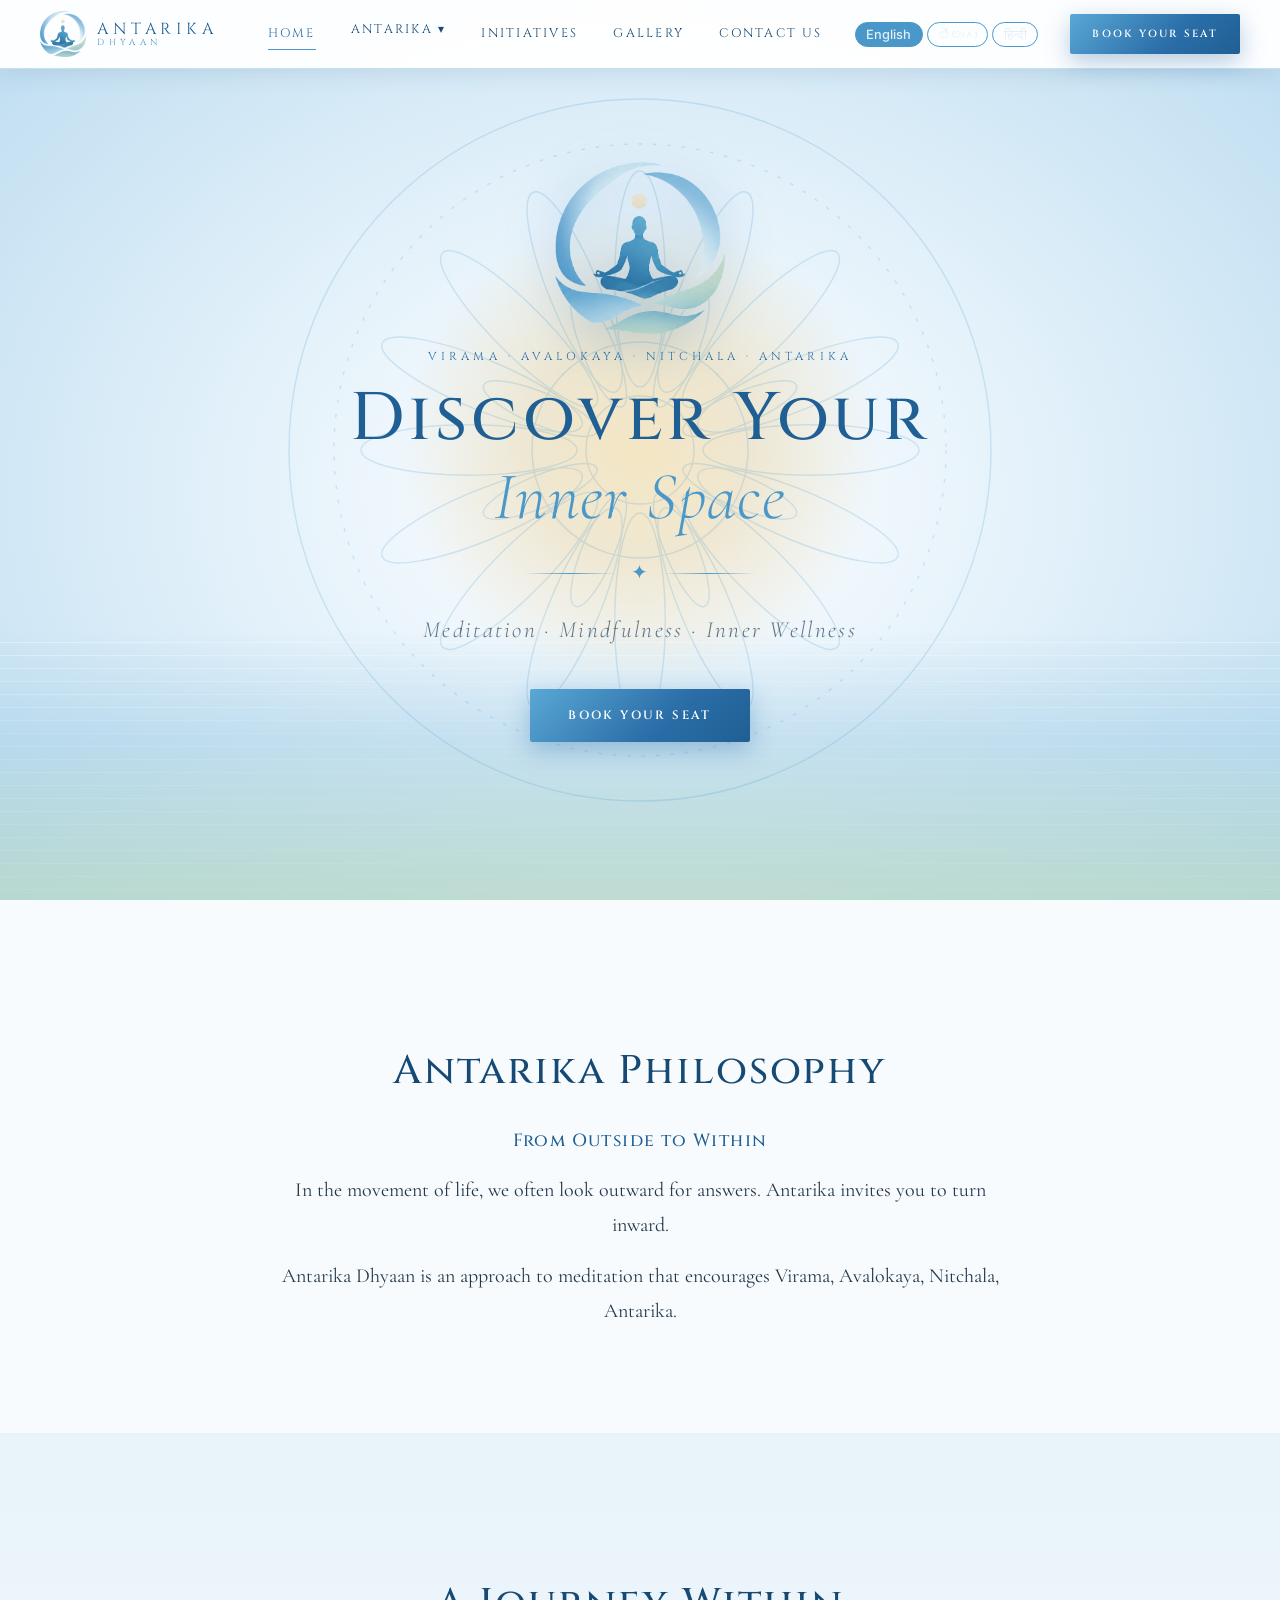
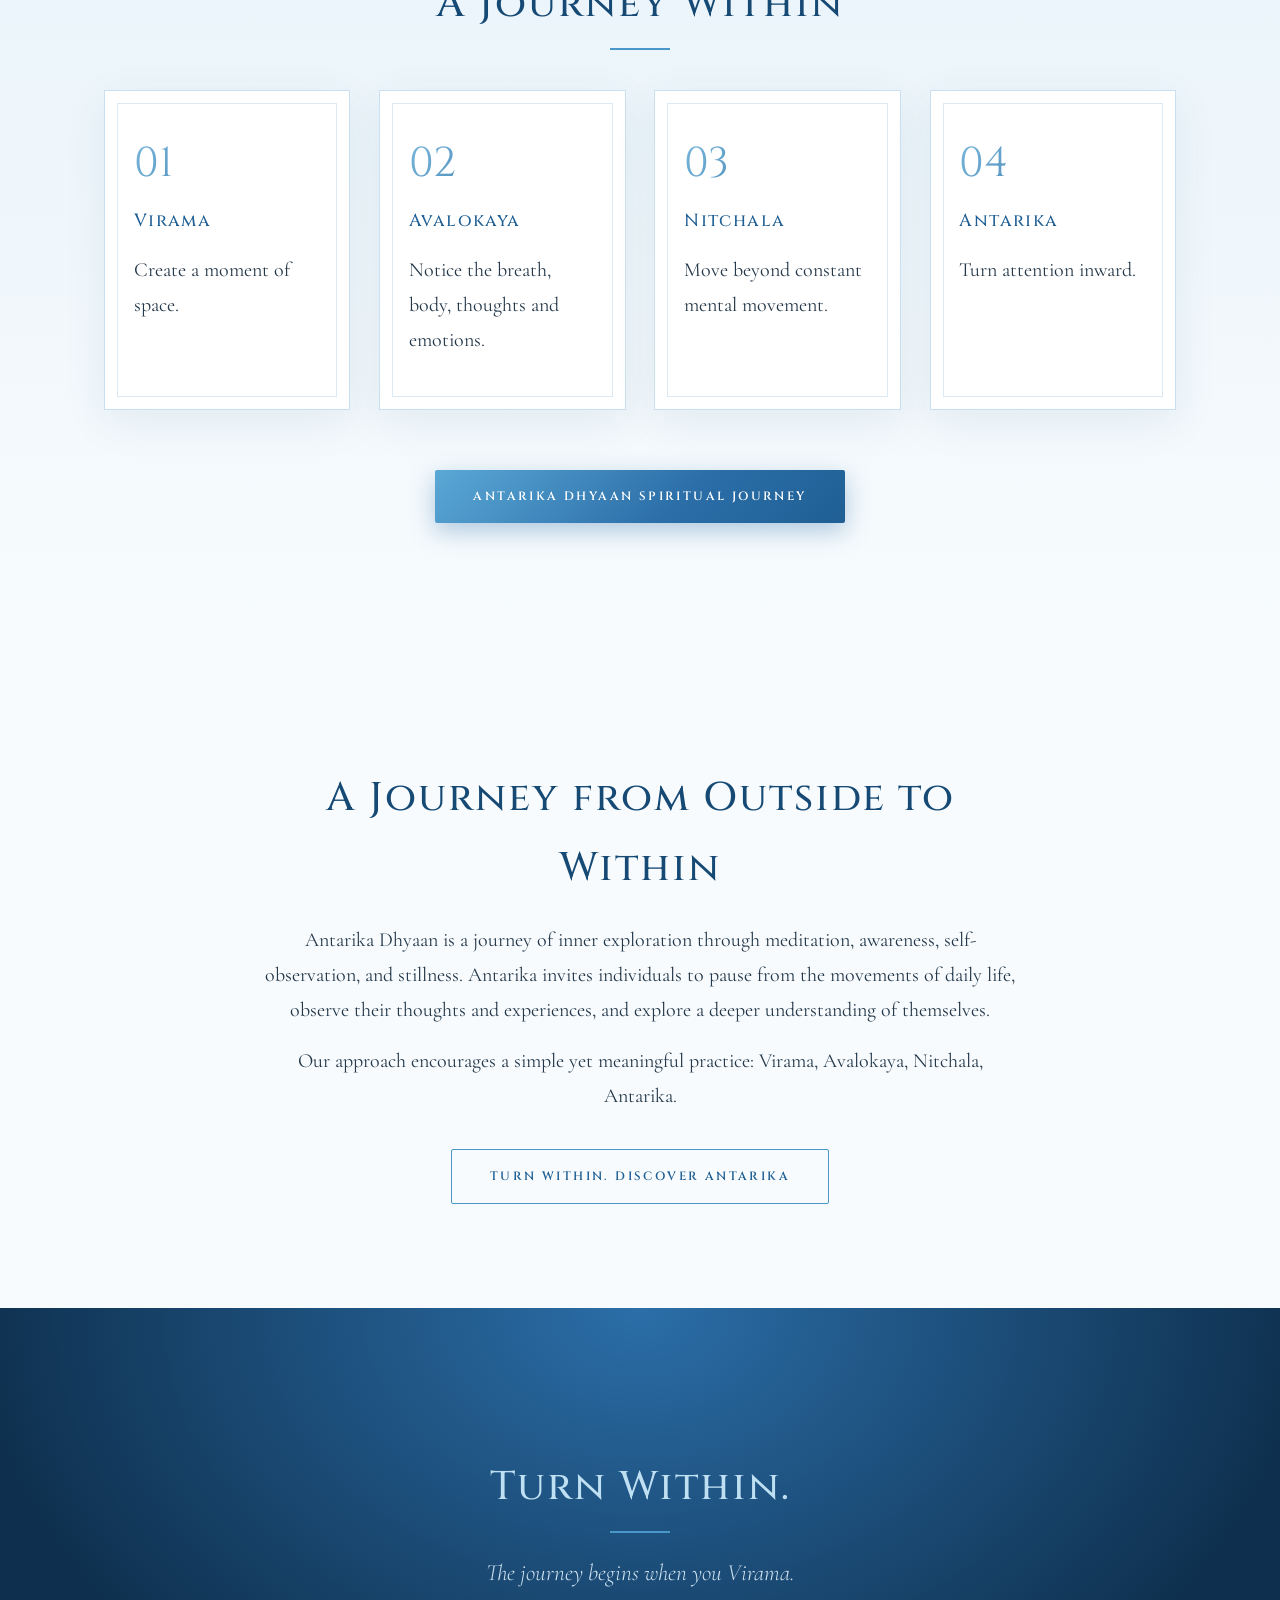
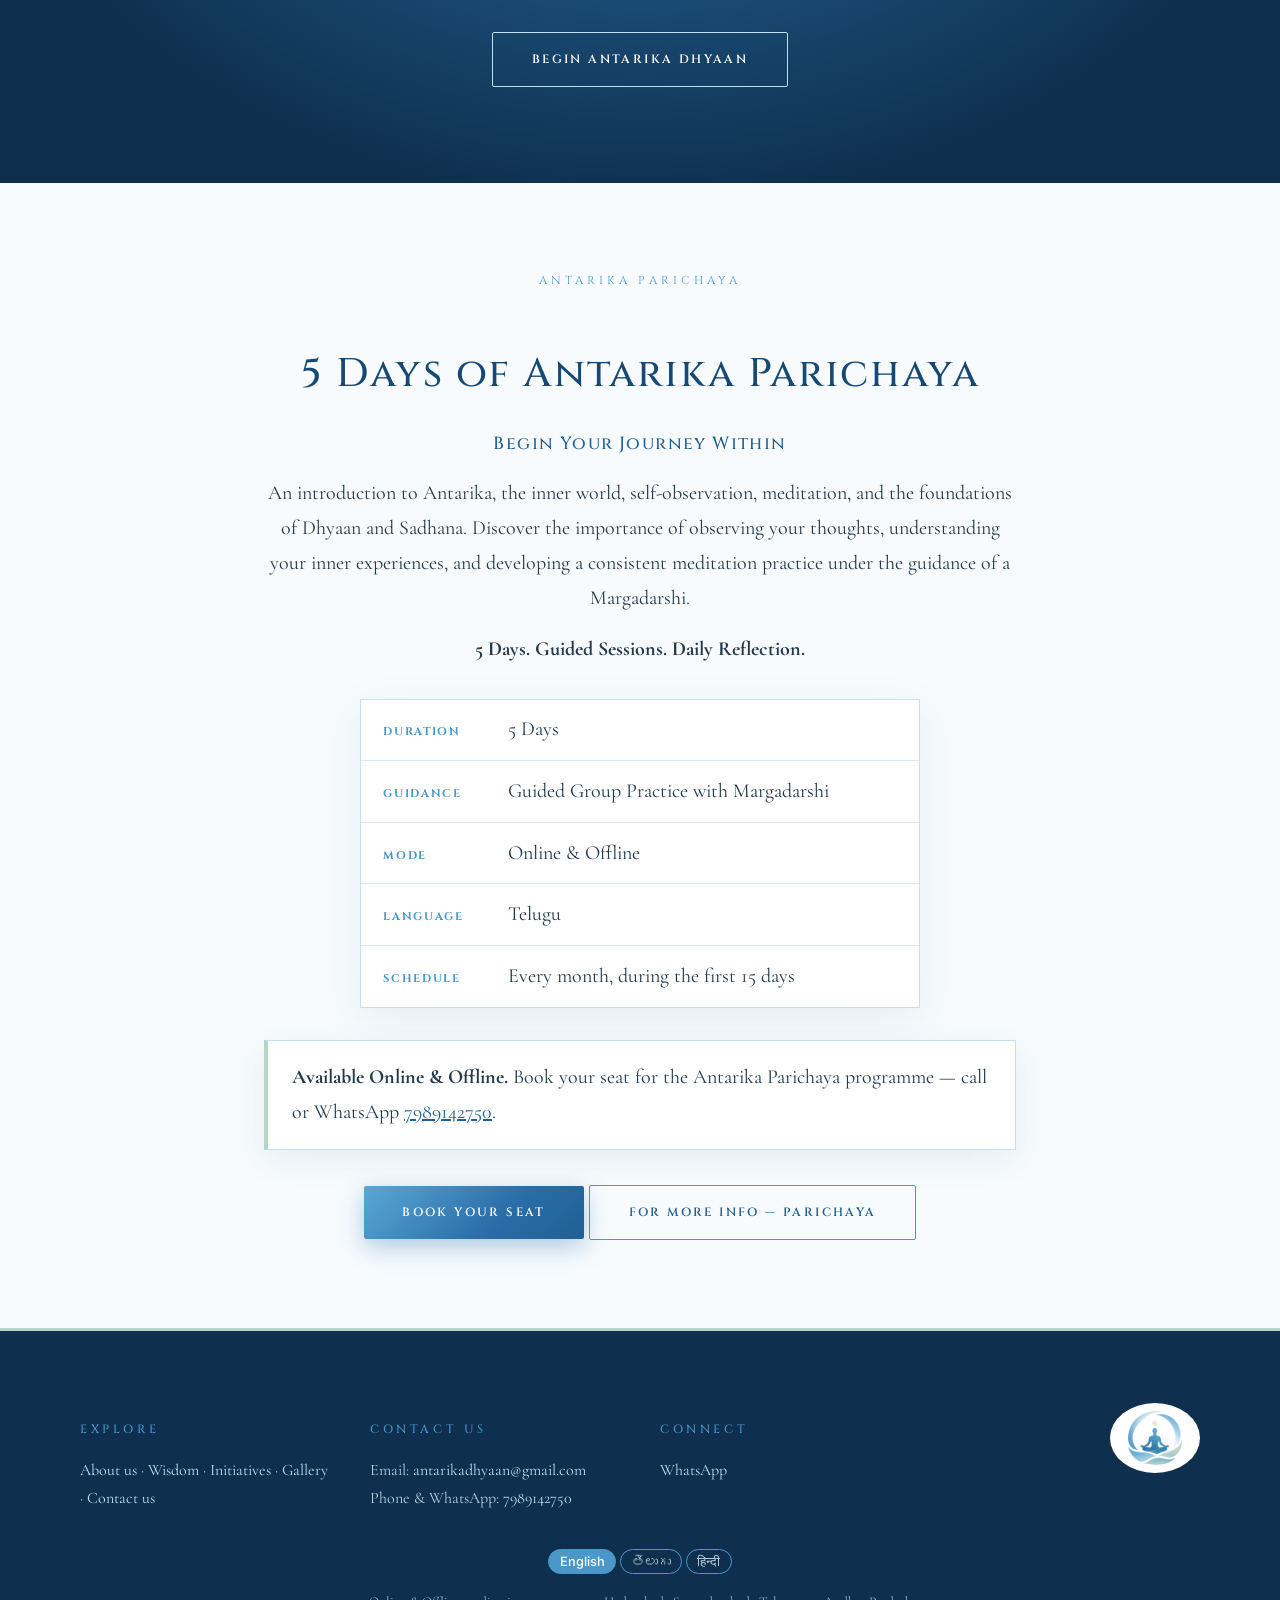
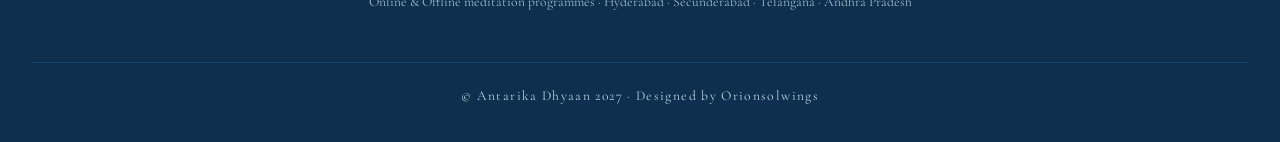
<file: index.html>
<!doctype html><html lang="en"><head><meta charset="utf-8"><meta name="viewport" content="width=device-width,initial-scale=1"><title>Antarika Dhyaan — Meditation &amp; Mindfulness Programmes Online &amp; Offline | Hyderabad, Telangana</title><meta name="description" content="Antarika Dhyaan offers guided meditation, mindfulness and inner wellness programmes in Telugu, Online &amp; Offline, for Hyderabad, Secunderabad, Telangana and Andhra Pradesh. Book your seat today."><link rel="preconnect" href="https://fonts.googleapis.com"><link href="https://fonts.googleapis.com/css2?family=Cinzel:wght@400;500;600&family=Cormorant+Garamond:ital,wght@0,300;0,400;0,500;1,400&family=Inter:wght@300;400;500&display=swap" rel="stylesheet"><link rel="stylesheet" href="style.css"><meta name="keywords" content="meditation, Antarika Dhyaan, mindfulness, Dhyaan, Sadhana, online meditation, offline meditation, meditation classes in Hyderabad, meditation in Secunderabad, meditation Telangana, meditation Andhra Pradesh, Telugu meditation"><meta name="geo.region" content="IN-TG"><meta name="geo.placename" content="Hyderabad"><link rel="canonical" href="https://antarikadhyaan.com/"><meta name="robots" content="index,follow"><meta name="theme-color" content="#ffffff"><meta property="og:type" content="website"><meta property="og:site_name" content="Antarika Dhyaan"><meta property="og:title" content="Antarika Dhyaan — Meditation &amp; Mindfulness Programmes Online &amp; Offline | Hyderabad, Telangana"><meta property="og:description" content="Antarika Dhyaan offers guided meditation, mindfulness and inner wellness programmes in Telugu, Online &amp; Offline, for Hyderabad, Secunderabad, Telangana and Andhra Pradesh. Book your seat today."><meta property="og:url" content="https://antarikadhyaan.com/"><meta property="og:image" content="https://antarikadhyaan.com/logo-full.png"><meta name="twitter:card" content="summary"><link rel="icon" type="image/png" href="logo-mark.png"><script type="application/ld+json">{"@context":"https://schema.org","@type":"Organization","name":"Antarika Dhyaan","url":"https://antarikadhyaan.com/","logo":"https://antarikadhyaan.com/logo-mark.png","email":"antarikadhyaan@gmail.com","telephone":"+917989142750","description":"Meditation, mindfulness and inner wellness programmes, Online and Offline.","areaServed":["Hyderabad","Secunderabad","Telangana","Andhra Pradesh","India"],"availableLanguage":["Telugu","English"]}</script></head><body class="home"><header class="site"><a class="brand" href="index.html"><img class="logo" src="logo-mark.png" alt="Antarika logo"><span>ANTARIKA<small>DHYAAN</small></span></a>
<button class="burger" aria-label="Menu" onclick="document.body.classList.toggle('open')">☰</button>
<nav><a href="index.html" class="on">Home</a><div class="dd"><a href="about.html">Antarika ▾</a><div class="menu"><a href="about.html">About us</a><a href="wisdom.html">Wisdom</a><a href="parichaya.html">Parichaya</a></div></div><a href="initiatives.html">Initiatives</a><a href="gallery.html">Gallery</a><a href="contact.html">Contact us</a></nav>
<a class="btn small" href="contact.html">Book Your Seat</a></header><main>
<section class="hero"><div class="stars"></div><svg class="mandala" viewBox="0 0 400 400" aria-hidden="true"><g fill="none" stroke="currentColor" stroke-width=".8"><circle cx="200" cy="200" r="195"/><circle cx="200" cy="200" r="170" stroke-dasharray="2 6"/><circle cx="200" cy="200" r="60"/><circle cx="200" cy="200" r="30"/><ellipse cx="200" cy="105" rx="14" ry="60" transform="rotate(0 200 200)"/><ellipse cx="200" cy="105" rx="14" ry="60" transform="rotate(22.5 200 200)"/><ellipse cx="200" cy="105" rx="14" ry="60" transform="rotate(45 200 200)"/><ellipse cx="200" cy="105" rx="14" ry="60" transform="rotate(67.5 200 200)"/><ellipse cx="200" cy="105" rx="14" ry="60" transform="rotate(90 200 200)"/><ellipse cx="200" cy="105" rx="14" ry="60" transform="rotate(112.5 200 200)"/><ellipse cx="200" cy="105" rx="14" ry="60" transform="rotate(135 200 200)"/><ellipse cx="200" cy="105" rx="14" ry="60" transform="rotate(157.5 200 200)"/><ellipse cx="200" cy="105" rx="14" ry="60" transform="rotate(180 200 200)"/><ellipse cx="200" cy="105" rx="14" ry="60" transform="rotate(202.5 200 200)"/><ellipse cx="200" cy="105" rx="14" ry="60" transform="rotate(225 200 200)"/><ellipse cx="200" cy="105" rx="14" ry="60" transform="rotate(247.5 200 200)"/><ellipse cx="200" cy="105" rx="14" ry="60" transform="rotate(270 200 200)"/><ellipse cx="200" cy="105" rx="14" ry="60" transform="rotate(292.5 200 200)"/><ellipse cx="200" cy="105" rx="14" ry="60" transform="rotate(315 200 200)"/><ellipse cx="200" cy="105" rx="14" ry="60" transform="rotate(337.5 200 200)"/><ellipse cx="200" cy="140" rx="9" ry="34" transform="rotate(22.5 200 200)"/><ellipse cx="200" cy="140" rx="9" ry="34" transform="rotate(67.5 200 200)"/><ellipse cx="200" cy="140" rx="9" ry="34" transform="rotate(112.5 200 200)"/><ellipse cx="200" cy="140" rx="9" ry="34" transform="rotate(157.5 200 200)"/><ellipse cx="200" cy="140" rx="9" ry="34" transform="rotate(202.5 200 200)"/><ellipse cx="200" cy="140" rx="9" ry="34" transform="rotate(247.5 200 200)"/><ellipse cx="200" cy="140" rx="9" ry="34" transform="rotate(292.5 200 200)"/><ellipse cx="200" cy="140" rx="9" ry="34" transform="rotate(337.5 200 200)"/></g></svg><div class="sun"></div><div class="water"></div>
<div class="inner"><img class="hero-logo" src="logo-mark.png" alt="Antarika"><p class="eyebrow">Virama · Avalokaya · Nitchala · Antarika</p><h1>Discover Your<br><em>Inner Space</em></h1><div class="orn"><i></i><b>✦</b><i></i></div><p class="lead">Meditation · Mindfulness · Inner Wellness</p><a class="btn" href="contact.html">Book Your Seat</a></div></section>
<section class="wrap narrow center"><h2>Antarika Philosophy</h2><h3>From Outside to Within</h3><p>In the movement of life, we often look outward for answers. Antarika invites you to turn inward.</p><p>Antarika Dhyaan is an approach to meditation that encourages Virama, Avalokaya, Nitchala, Antarika.</p></section>
<section class="band"><div class="wrap"><h2 class="center">A Journey Within</h2><div class="steps">
<div><span>01</span><h3>Virama</h3><p>Create a moment of space.</p></div><div><span>02</span><h3>Avalokaya</h3><p>Notice the breath, body, thoughts and emotions.</p></div><div><span>03</span><h3>Nitchala</h3><p>Move beyond constant mental movement.</p></div><div><span>04</span><h3>Antarika</h3><p>Turn attention inward.</p></div></div>
<p class="center"><a class="btn" href="initiatives.html">Antarika Dhyaan Spiritual Journey</a></p></div></section>
<section class="wrap narrow center"><h2>A Journey from Outside to Within</h2><p>Antarika Dhyaan is a journey of inner exploration through meditation, awareness, self-observation, and stillness. Antarika invites individuals to pause from the movements of daily life, observe their thoughts and experiences, and explore a deeper understanding of themselves.</p><p>Our approach encourages a simple yet meaningful practice: Virama, Avalokaya, Nitchala, Antarika.</p><p><a class="btn ghost" href="about.html">Turn Within. Discover Antarika</a></p></section>
<section class="band dark center"><div class="wrap narrow"><h2>Turn Within.</h2><p class="lead">The journey begins when you Virama.</p><a class="btn light" href="initiatives.html">Begin Antarika Dhyaan</a></div></section>
<section class="wrap narrow center"><p class="eyebrow">Antarika Parichaya</p><h2>5 Days of Antarika Parichaya</h2><h3>Begin Your Journey Within</h3><p>An introduction to Antarika, the inner world, self-observation, meditation, and the foundations of Dhyaan and Sadhana. Discover the importance of observing your thoughts, understanding your inner experiences, and developing a consistent meditation practice under the guidance of a Margadarshi.</p>
<p><strong>5 Days. Guided Sessions. Daily Reflection.</strong></p>
<ul class="facts"><li><b>Duration</b> 5 Days</li><li><b>Guidance</b> Guided Group Practice with Margadarshi</li><li><b>Mode</b> Online &amp; Offline</li><li><b>Language</b> Telugu</li><li><b>Schedule</b> Every month, during the first 15 days</li></ul>
<p class="note"><strong>Available Online &amp; Offline.</strong> Book your seat for the Antarika Parichaya programme — call or WhatsApp <a href="tel:+917989142750">7989142750</a>.</p><a class="btn" href="contact.html">Book Your Seat</a> <a class="btn ghost" href="parichaya.html">For more info — Parichaya</a></section></main><footer><div class="fcols"><div><h4>Explore</h4><p><a href="about.html">About us</a> · <a href="wisdom.html">Wisdom</a> · <a href="initiatives.html">Initiatives</a> · <a href="gallery.html">Gallery</a> · <a href="contact.html">Contact us</a></p></div>
<div><h4>Contact us</h4><p>Email: <a href="mailto:antarikadhyaan@gmail.com">antarikadhyaan@gmail.com</a><br>Phone &amp; WhatsApp: <a href="tel:+917989142750">7989142750</a></p></div>
<div><h4>Connect</h4><p><a href="https://wa.me/917989142750" target="_blank" rel="noopener">WhatsApp</a></p></div>
<div class="flogo"><img class="logo" src="logo-mark.png" alt="Antarika logo"></div></div>
<p class="areas">Online &amp; Offline meditation programmes · Hyderabad · Secunderabad · Telangana · Andhra Pradesh</p><p class="copy">© Antarika Dhyaan 2027 · Designed by Orionsolwings</p></footer><script>const io=new IntersectionObserver(e=>e.forEach(x=>{if(x.isIntersecting){x.target.classList.add("in");io.unobserve(x.target)}}),{threshold:.12});document.querySelectorAll("main section:not(.hero):not(.banner) > *, .wrap > .cards > div, .steps > div, .cards > div").forEach((el,i)=>{el.classList.add("rv");io.observe(el)});addEventListener("scroll",()=>document.body.classList.toggle("scrolled",scrollY>40),{passive:true});</script><script src="i18n.js" defer></script></body></html>
</file>
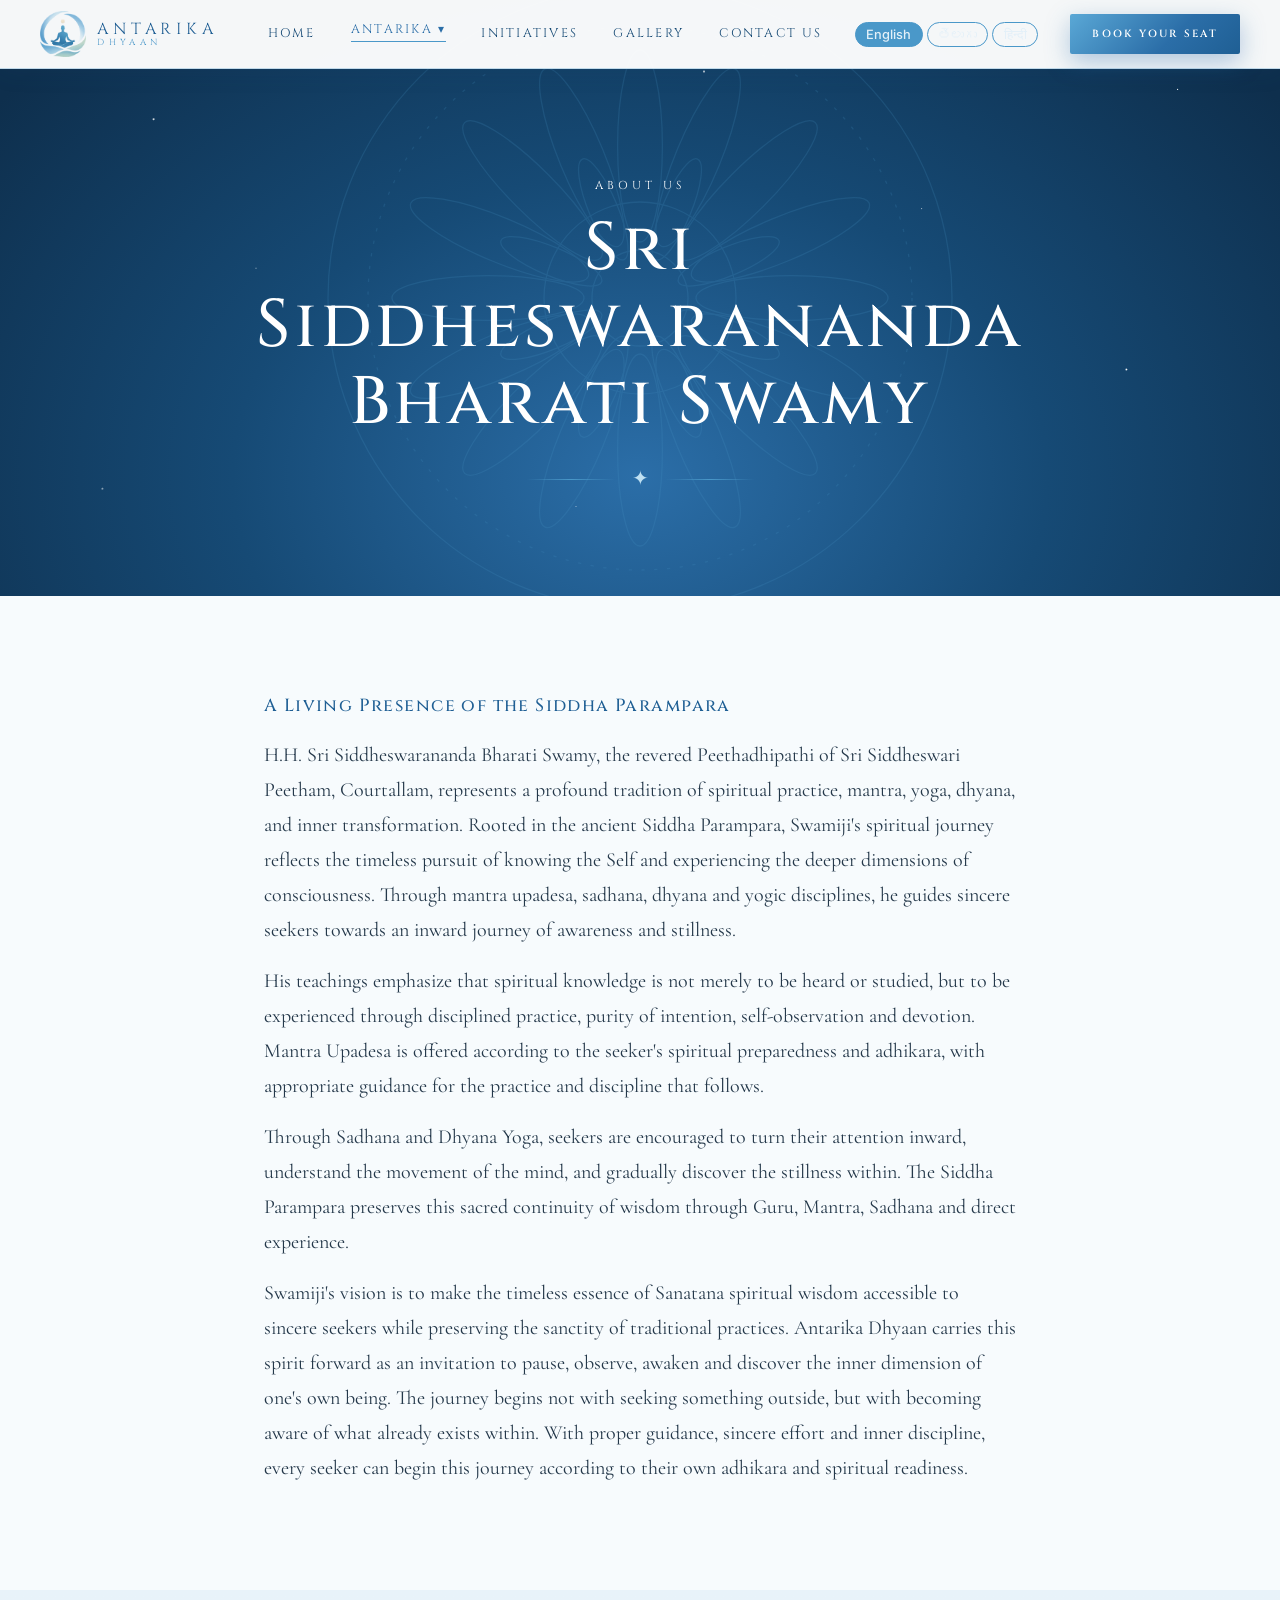
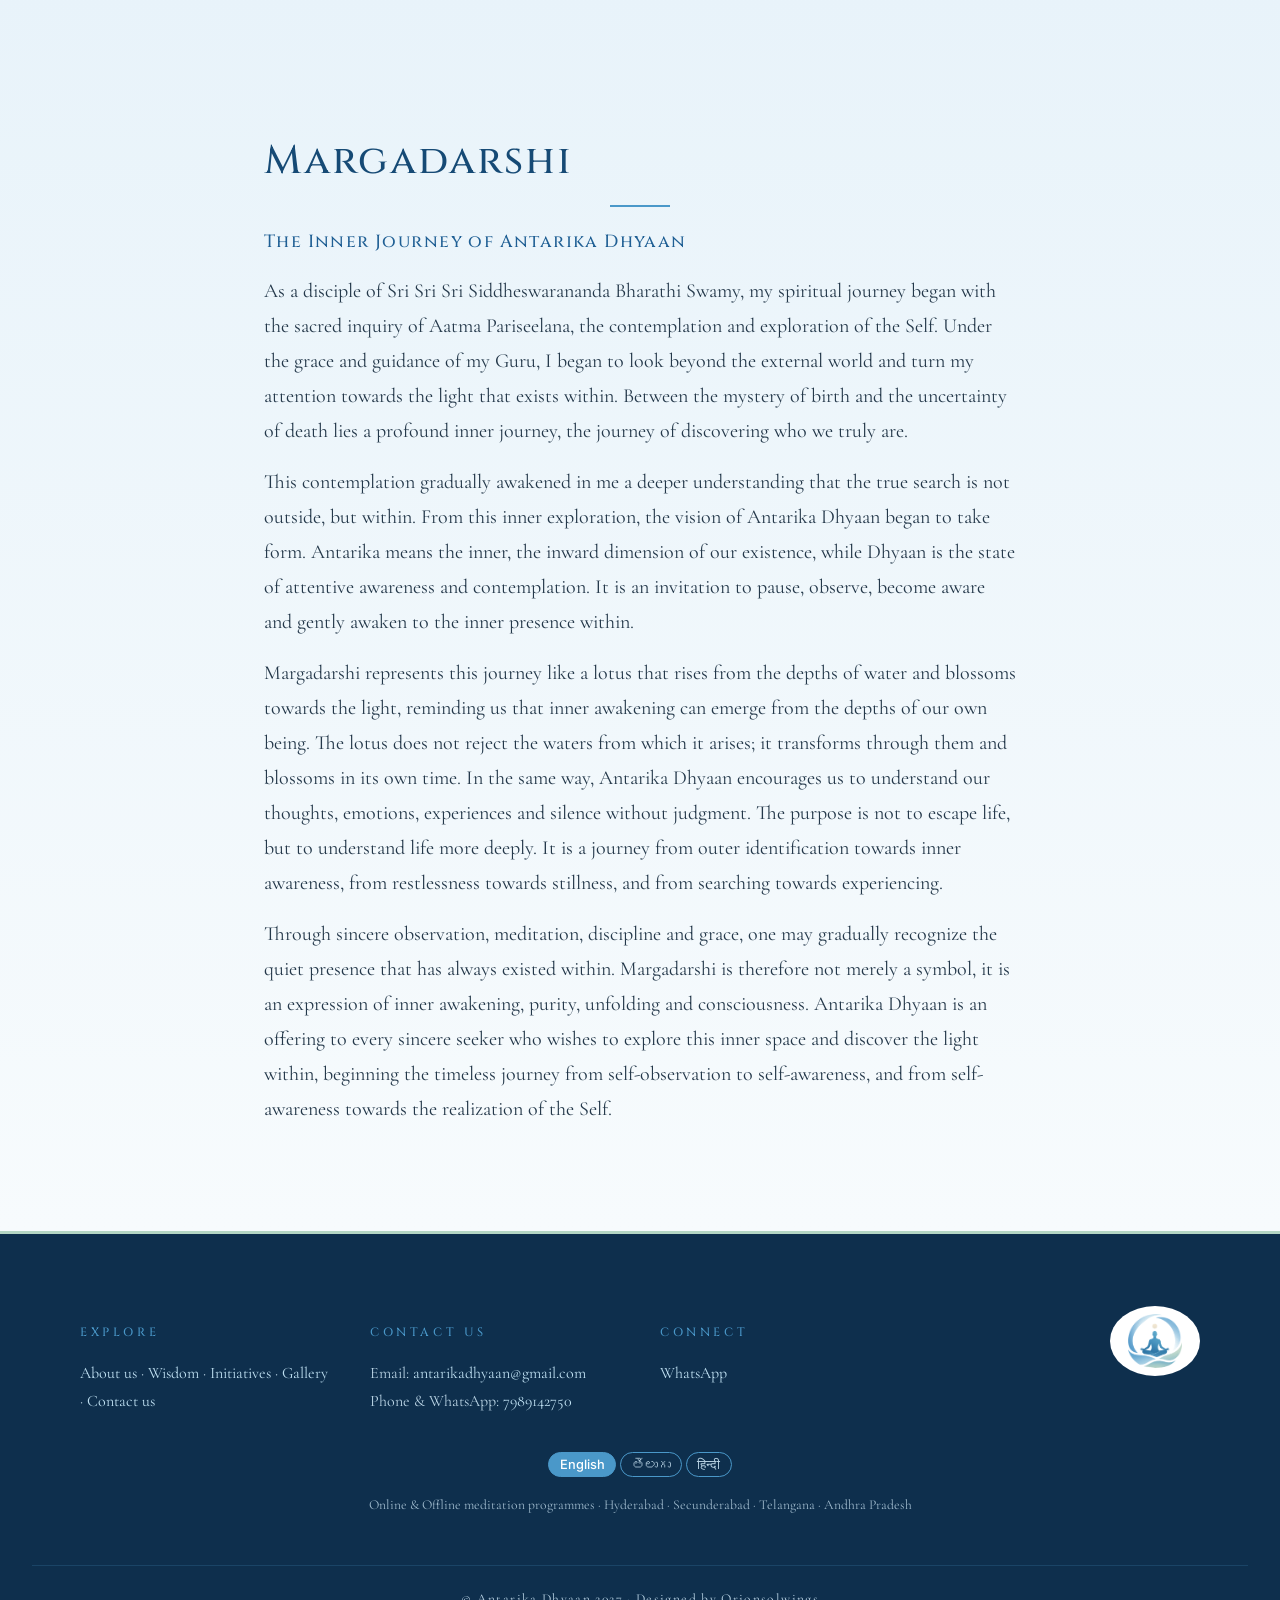
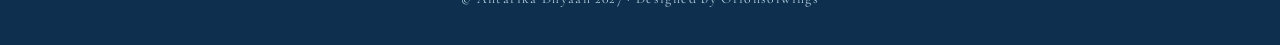
<file: about.html>
<!doctype html><html lang="en"><head><meta charset="utf-8"><meta name="viewport" content="width=device-width,initial-scale=1"><title>About Antarika Dhyaan — Meditation Guidance in Hyderabad &amp; Telangana</title><meta name="description" content="Learn about Antarika Dhyaan, a journey from outside to within through meditation, awareness and stillness. Online &amp; Offline sessions for Hyderabad, Secunderabad, Telangana and Andhra Pradesh."><link rel="preconnect" href="https://fonts.googleapis.com"><link href="https://fonts.googleapis.com/css2?family=Cinzel:wght@400;500;600&family=Cormorant+Garamond:ital,wght@0,300;0,400;0,500;1,400&family=Inter:wght@300;400;500&display=swap" rel="stylesheet"><link rel="stylesheet" href="style.css"><meta name="keywords" content="meditation, Antarika Dhyaan, mindfulness, Dhyaan, Sadhana, online meditation, offline meditation, meditation classes in Hyderabad, meditation in Secunderabad, meditation Telangana, meditation Andhra Pradesh, Telugu meditation"><meta name="geo.region" content="IN-TG"><meta name="geo.placename" content="Hyderabad"><link rel="canonical" href="https://antarikadhyaan.com/about.html"><meta name="robots" content="index,follow"><meta name="theme-color" content="#ffffff"><meta property="og:type" content="website"><meta property="og:site_name" content="Antarika Dhyaan"><meta property="og:title" content="About Antarika Dhyaan — Meditation Guidance in Hyderabad &amp; Telangana"><meta property="og:description" content="Learn about Antarika Dhyaan, a journey from outside to within through meditation, awareness and stillness. Online &amp; Offline sessions for Hyderabad, Secunderabad, Telangana and Andhra Pradesh."><meta property="og:url" content="https://antarikadhyaan.com/about.html"><meta property="og:image" content="https://antarikadhyaan.com/logo-full.png"><meta name="twitter:card" content="summary"><link rel="icon" type="image/png" href="logo-mark.png"></head><body class=""><header class="site"><a class="brand" href="index.html"><img class="logo" src="logo-mark.png" alt="Antarika logo"><span>ANTARIKA<small>DHYAAN</small></span></a>
<button class="burger" aria-label="Menu" onclick="document.body.classList.toggle('open')">☰</button>
<nav><a href="index.html">Home</a><div class="dd"><a href="about.html" class="on">Antarika ▾</a><div class="menu"><a href="about.html">About us</a><a href="wisdom.html">Wisdom</a><a href="parichaya.html">Parichaya</a></div></div><a href="initiatives.html">Initiatives</a><a href="gallery.html">Gallery</a><a href="contact.html">Contact us</a></nav>
<a class="btn small" href="contact.html">Book Your Seat</a></header><main><section class="banner"><svg class="mandala" viewBox="0 0 400 400" aria-hidden="true"><g fill="none" stroke="currentColor" stroke-width=".8"><circle cx="200" cy="200" r="195"/><circle cx="200" cy="200" r="170" stroke-dasharray="2 6"/><circle cx="200" cy="200" r="60"/><circle cx="200" cy="200" r="30"/><ellipse cx="200" cy="105" rx="14" ry="60" transform="rotate(0 200 200)"/><ellipse cx="200" cy="105" rx="14" ry="60" transform="rotate(22.5 200 200)"/><ellipse cx="200" cy="105" rx="14" ry="60" transform="rotate(45 200 200)"/><ellipse cx="200" cy="105" rx="14" ry="60" transform="rotate(67.5 200 200)"/><ellipse cx="200" cy="105" rx="14" ry="60" transform="rotate(90 200 200)"/><ellipse cx="200" cy="105" rx="14" ry="60" transform="rotate(112.5 200 200)"/><ellipse cx="200" cy="105" rx="14" ry="60" transform="rotate(135 200 200)"/><ellipse cx="200" cy="105" rx="14" ry="60" transform="rotate(157.5 200 200)"/><ellipse cx="200" cy="105" rx="14" ry="60" transform="rotate(180 200 200)"/><ellipse cx="200" cy="105" rx="14" ry="60" transform="rotate(202.5 200 200)"/><ellipse cx="200" cy="105" rx="14" ry="60" transform="rotate(225 200 200)"/><ellipse cx="200" cy="105" rx="14" ry="60" transform="rotate(247.5 200 200)"/><ellipse cx="200" cy="105" rx="14" ry="60" transform="rotate(270 200 200)"/><ellipse cx="200" cy="105" rx="14" ry="60" transform="rotate(292.5 200 200)"/><ellipse cx="200" cy="105" rx="14" ry="60" transform="rotate(315 200 200)"/><ellipse cx="200" cy="105" rx="14" ry="60" transform="rotate(337.5 200 200)"/><ellipse cx="200" cy="140" rx="9" ry="34" transform="rotate(22.5 200 200)"/><ellipse cx="200" cy="140" rx="9" ry="34" transform="rotate(67.5 200 200)"/><ellipse cx="200" cy="140" rx="9" ry="34" transform="rotate(112.5 200 200)"/><ellipse cx="200" cy="140" rx="9" ry="34" transform="rotate(157.5 200 200)"/><ellipse cx="200" cy="140" rx="9" ry="34" transform="rotate(202.5 200 200)"/><ellipse cx="200" cy="140" rx="9" ry="34" transform="rotate(247.5 200 200)"/><ellipse cx="200" cy="140" rx="9" ry="34" transform="rotate(292.5 200 200)"/><ellipse cx="200" cy="140" rx="9" ry="34" transform="rotate(337.5 200 200)"/></g></svg><div class="stars"></div><div class="binner"><p class="eyebrow">About us</p><h1>Sri Siddheswarananda Bharati Swamy</h1><div class="orn"><i></i><b>✦</b><i></i></div></div></section><section class="wrap narrow"><h3>A Living Presence of the Siddha Parampara</h3><p>H.H. Sri Siddheswarananda Bharati Swamy, the revered Peethadhipathi of Sri Siddheswari Peetham, Courtallam, represents a profound tradition of spiritual practice, mantra, yoga, dhyana, and inner transformation. Rooted in the ancient Siddha Parampara, Swamiji's spiritual journey reflects the timeless pursuit of knowing the Self and experiencing the deeper dimensions of consciousness. Through mantra upadesa, sadhana, dhyana and yogic disciplines, he guides sincere seekers towards an inward journey of awareness and stillness.</p><p>His teachings emphasize that spiritual knowledge is not merely to be heard or studied, but to be experienced through disciplined practice, purity of intention, self-observation and devotion. Mantra Upadesa is offered according to the seeker's spiritual preparedness and adhikara, with appropriate guidance for the practice and discipline that follows.</p><p>Through Sadhana and Dhyana Yoga, seekers are encouraged to turn their attention inward, understand the movement of the mind, and gradually discover the stillness within. The Siddha Parampara preserves this sacred continuity of wisdom through Guru, Mantra, Sadhana and direct experience.</p><p>Swamiji's vision is to make the timeless essence of Sanatana spiritual wisdom accessible to sincere seekers while preserving the sanctity of traditional practices. Antarika Dhyaan carries this spirit forward as an invitation to pause, observe, awaken and discover the inner dimension of one's own being. The journey begins not with seeking something outside, but with becoming aware of what already exists within. With proper guidance, sincere effort and inner discipline, every seeker can begin this journey according to their own adhikara and spiritual readiness.</p></section>
<section class="band"><div class="wrap narrow"><h2>Margadarshi</h2><h3>The Inner Journey of Antarika Dhyaan</h3><p>As a disciple of Sri Sri Sri Siddheswarananda Bharathi Swamy, my spiritual journey began with the sacred inquiry of Aatma Pariseelana, the contemplation and exploration of the Self. Under the grace and guidance of my Guru, I began to look beyond the external world and turn my attention towards the light that exists within. Between the mystery of birth and the uncertainty of death lies a profound inner journey, the journey of discovering who we truly are.</p><p>This contemplation gradually awakened in me a deeper understanding that the true search is not outside, but within. From this inner exploration, the vision of Antarika Dhyaan began to take form. Antarika means the inner, the inward dimension of our existence, while Dhyaan is the state of attentive awareness and contemplation. It is an invitation to pause, observe, become aware and gently awaken to the inner presence within.</p><p>Margadarshi represents this journey like a lotus that rises from the depths of water and blossoms towards the light, reminding us that inner awakening can emerge from the depths of our own being. The lotus does not reject the waters from which it arises; it transforms through them and blossoms in its own time. In the same way, Antarika Dhyaan encourages us to understand our thoughts, emotions, experiences and silence without judgment. The purpose is not to escape life, but to understand life more deeply. It is a journey from outer identification towards inner awareness, from restlessness towards stillness, and from searching towards experiencing.</p><p>Through sincere observation, meditation, discipline and grace, one may gradually recognize the quiet presence that has always existed within. Margadarshi is therefore not merely a symbol, it is an expression of inner awakening, purity, unfolding and consciousness. Antarika Dhyaan is an offering to every sincere seeker who wishes to explore this inner space and discover the light within, beginning the timeless journey from self-observation to self-awareness, and from self-awareness towards the realization of the Self.</p></div></section></main><footer><div class="fcols"><div><h4>Explore</h4><p><a href="about.html">About us</a> · <a href="wisdom.html">Wisdom</a> · <a href="initiatives.html">Initiatives</a> · <a href="gallery.html">Gallery</a> · <a href="contact.html">Contact us</a></p></div>
<div><h4>Contact us</h4><p>Email: <a href="mailto:antarikadhyaan@gmail.com">antarikadhyaan@gmail.com</a><br>Phone &amp; WhatsApp: <a href="tel:+917989142750">7989142750</a></p></div>
<div><h4>Connect</h4><p><a href="https://wa.me/917989142750" target="_blank" rel="noopener">WhatsApp</a></p></div>
<div class="flogo"><img class="logo" src="logo-mark.png" alt="Antarika logo"></div></div>
<p class="areas">Online &amp; Offline meditation programmes · Hyderabad · Secunderabad · Telangana · Andhra Pradesh</p><p class="copy">© Antarika Dhyaan 2027 · Designed by Orionsolwings</p></footer><script>const io=new IntersectionObserver(e=>e.forEach(x=>{if(x.isIntersecting){x.target.classList.add("in");io.unobserve(x.target)}}),{threshold:.12});document.querySelectorAll("main section:not(.hero):not(.banner) > *, .wrap > .cards > div, .steps > div, .cards > div").forEach((el,i)=>{el.classList.add("rv");io.observe(el)});addEventListener("scroll",()=>document.body.classList.toggle("scrolled",scrollY>40),{passive:true});</script><script src="i18n.js" defer></script></body></html>
</file>
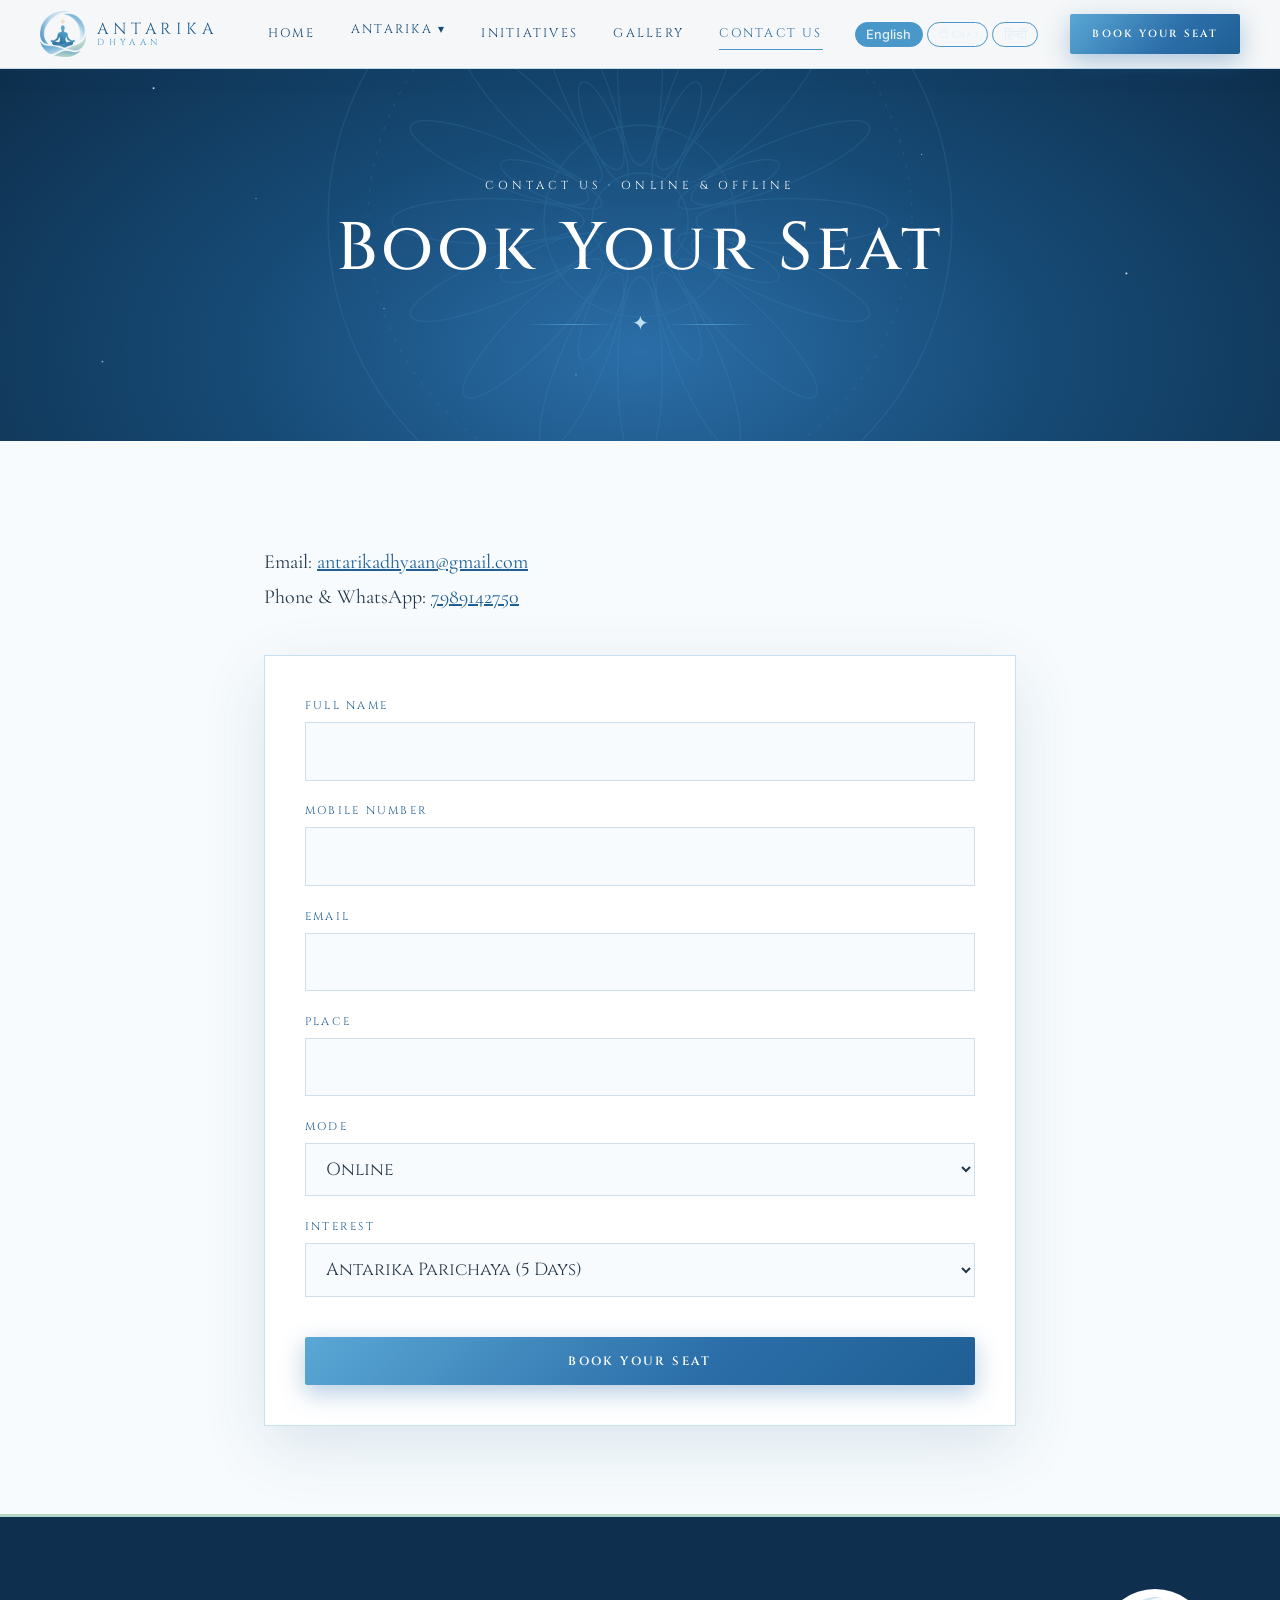
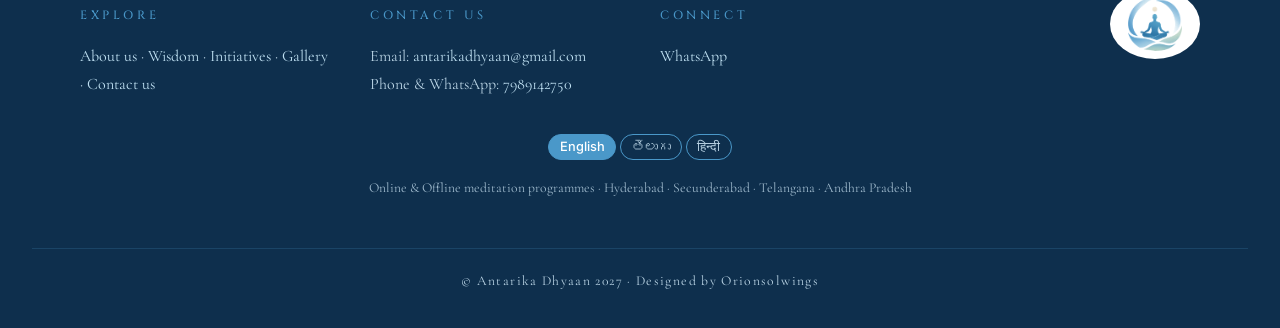
<file: contact.html>
<!doctype html><html lang="en"><head><meta charset="utf-8"><meta name="viewport" content="width=device-width,initial-scale=1"><title>Book Your Seat — Antarika Dhyaan Meditation Programmes, Online &amp; Offline</title><meta name="description" content="Book your seat for Antarika Dhyaan meditation programmes, Online or Offline. Call or WhatsApp 7989142750. Serving Hyderabad, Secunderabad, Telangana and Andhra Pradesh."><link rel="preconnect" href="https://fonts.googleapis.com"><link href="https://fonts.googleapis.com/css2?family=Cinzel:wght@400;500;600&family=Cormorant+Garamond:ital,wght@0,300;0,400;0,500;1,400&family=Inter:wght@300;400;500&display=swap" rel="stylesheet"><link rel="stylesheet" href="style.css"><meta name="keywords" content="meditation, Antarika Dhyaan, mindfulness, Dhyaan, Sadhana, online meditation, offline meditation, meditation classes in Hyderabad, meditation in Secunderabad, meditation Telangana, meditation Andhra Pradesh, Telugu meditation"><meta name="geo.region" content="IN-TG"><meta name="geo.placename" content="Hyderabad"><link rel="canonical" href="https://antarikadhyaan.com/contact.html"><meta name="robots" content="index,follow"><meta name="theme-color" content="#ffffff"><meta property="og:type" content="website"><meta property="og:site_name" content="Antarika Dhyaan"><meta property="og:title" content="Book Your Seat — Antarika Dhyaan Meditation Programmes, Online &amp; Offline"><meta property="og:description" content="Book your seat for Antarika Dhyaan meditation programmes, Online or Offline. Call or WhatsApp 7989142750. Serving Hyderabad, Secunderabad, Telangana and Andhra Pradesh."><meta property="og:url" content="https://antarikadhyaan.com/contact.html"><meta property="og:image" content="https://antarikadhyaan.com/logo-full.png"><meta name="twitter:card" content="summary"><link rel="icon" type="image/png" href="logo-mark.png"></head><body class=""><header class="site"><a class="brand" href="index.html"><img class="logo" src="logo-mark.png" alt="Antarika logo"><span>ANTARIKA<small>DHYAAN</small></span></a>
<button class="burger" aria-label="Menu" onclick="document.body.classList.toggle('open')">☰</button>
<nav><a href="index.html">Home</a><div class="dd"><a href="about.html">Antarika ▾</a><div class="menu"><a href="about.html">About us</a><a href="wisdom.html">Wisdom</a><a href="parichaya.html">Parichaya</a></div></div><a href="initiatives.html">Initiatives</a><a href="gallery.html">Gallery</a><a href="contact.html" class="on">Contact us</a></nav>
<a class="btn small" href="contact.html">Book Your Seat</a></header><main><section class="banner"><svg class="mandala" viewBox="0 0 400 400" aria-hidden="true"><g fill="none" stroke="currentColor" stroke-width=".8"><circle cx="200" cy="200" r="195"/><circle cx="200" cy="200" r="170" stroke-dasharray="2 6"/><circle cx="200" cy="200" r="60"/><circle cx="200" cy="200" r="30"/><ellipse cx="200" cy="105" rx="14" ry="60" transform="rotate(0 200 200)"/><ellipse cx="200" cy="105" rx="14" ry="60" transform="rotate(22.5 200 200)"/><ellipse cx="200" cy="105" rx="14" ry="60" transform="rotate(45 200 200)"/><ellipse cx="200" cy="105" rx="14" ry="60" transform="rotate(67.5 200 200)"/><ellipse cx="200" cy="105" rx="14" ry="60" transform="rotate(90 200 200)"/><ellipse cx="200" cy="105" rx="14" ry="60" transform="rotate(112.5 200 200)"/><ellipse cx="200" cy="105" rx="14" ry="60" transform="rotate(135 200 200)"/><ellipse cx="200" cy="105" rx="14" ry="60" transform="rotate(157.5 200 200)"/><ellipse cx="200" cy="105" rx="14" ry="60" transform="rotate(180 200 200)"/><ellipse cx="200" cy="105" rx="14" ry="60" transform="rotate(202.5 200 200)"/><ellipse cx="200" cy="105" rx="14" ry="60" transform="rotate(225 200 200)"/><ellipse cx="200" cy="105" rx="14" ry="60" transform="rotate(247.5 200 200)"/><ellipse cx="200" cy="105" rx="14" ry="60" transform="rotate(270 200 200)"/><ellipse cx="200" cy="105" rx="14" ry="60" transform="rotate(292.5 200 200)"/><ellipse cx="200" cy="105" rx="14" ry="60" transform="rotate(315 200 200)"/><ellipse cx="200" cy="105" rx="14" ry="60" transform="rotate(337.5 200 200)"/><ellipse cx="200" cy="140" rx="9" ry="34" transform="rotate(22.5 200 200)"/><ellipse cx="200" cy="140" rx="9" ry="34" transform="rotate(67.5 200 200)"/><ellipse cx="200" cy="140" rx="9" ry="34" transform="rotate(112.5 200 200)"/><ellipse cx="200" cy="140" rx="9" ry="34" transform="rotate(157.5 200 200)"/><ellipse cx="200" cy="140" rx="9" ry="34" transform="rotate(202.5 200 200)"/><ellipse cx="200" cy="140" rx="9" ry="34" transform="rotate(247.5 200 200)"/><ellipse cx="200" cy="140" rx="9" ry="34" transform="rotate(292.5 200 200)"/><ellipse cx="200" cy="140" rx="9" ry="34" transform="rotate(337.5 200 200)"/></g></svg><div class="stars"></div><div class="binner"><p class="eyebrow">Contact us · Online &amp; Offline</p><h1>Book Your Seat</h1><div class="orn"><i></i><b>✦</b><i></i></div></div></section><section class="wrap narrow"><p>Email: <a href="mailto:antarikadhyaan@gmail.com">antarikadhyaan@gmail.com</a><br>Phone &amp; WhatsApp: <a href="tel:+917989142750">7989142750</a></p>
<form name="contact" method="POST" action="thanks.html" data-netlify="true" netlify-honeypot="bot-field"><input type="hidden" name="form-name" value="contact"><p hidden><label>Don't fill this: <input name="bot-field"></label></p>
<label>Full Name<input name="name" required></label><label>Mobile Number<input name="mobile" type="tel" required></label><label>Email<input name="email" type="email"></label><label>Place<input name="place"></label>
<label>Mode<select name="mode"><option>Online</option><option>Offline</option></select></label><label>Interest<select name="interest"><option>Antarika Parichaya (5 Days)</option><option>Antarika Abhyasa (7 Days)</option><option>Antarika Anthara Yatra (7 Days)</option><option>Dhyaan</option></select></label><button class="btn" type="submit">Book Your Seat</button></form></section></main><footer><div class="fcols"><div><h4>Explore</h4><p><a href="about.html">About us</a> · <a href="wisdom.html">Wisdom</a> · <a href="initiatives.html">Initiatives</a> · <a href="gallery.html">Gallery</a> · <a href="contact.html">Contact us</a></p></div>
<div><h4>Contact us</h4><p>Email: <a href="mailto:antarikadhyaan@gmail.com">antarikadhyaan@gmail.com</a><br>Phone &amp; WhatsApp: <a href="tel:+917989142750">7989142750</a></p></div>
<div><h4>Connect</h4><p><a href="https://wa.me/917989142750" target="_blank" rel="noopener">WhatsApp</a></p></div>
<div class="flogo"><img class="logo" src="logo-mark.png" alt="Antarika logo"></div></div>
<p class="areas">Online &amp; Offline meditation programmes · Hyderabad · Secunderabad · Telangana · Andhra Pradesh</p><p class="copy">© Antarika Dhyaan 2027 · Designed by Orionsolwings</p></footer><script>const io=new IntersectionObserver(e=>e.forEach(x=>{if(x.isIntersecting){x.target.classList.add("in");io.unobserve(x.target)}}),{threshold:.12});document.querySelectorAll("main section:not(.hero):not(.banner) > *, .wrap > .cards > div, .steps > div, .cards > div").forEach((el,i)=>{el.classList.add("rv");io.observe(el)});addEventListener("scroll",()=>document.body.classList.toggle("scrolled",scrollY>40),{passive:true});</script><script src="i18n.js" defer></script></body></html>
</file>
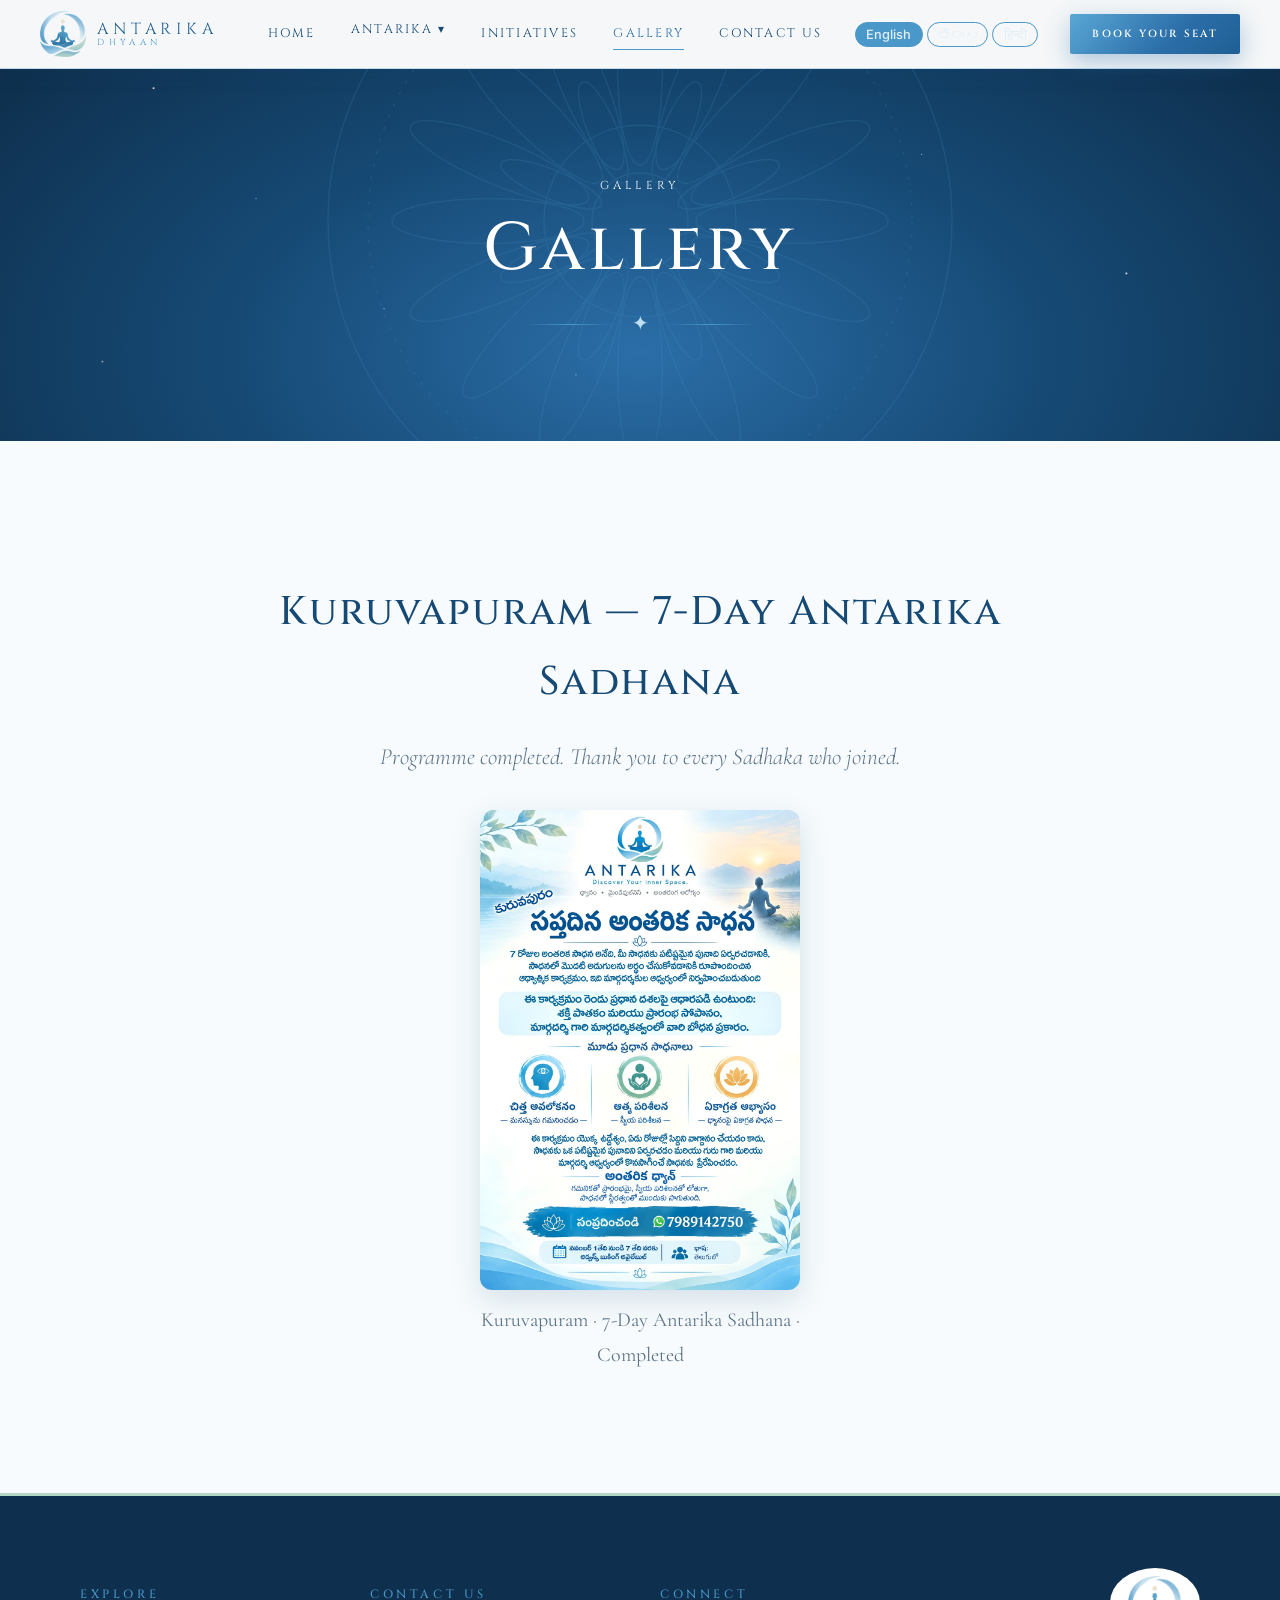
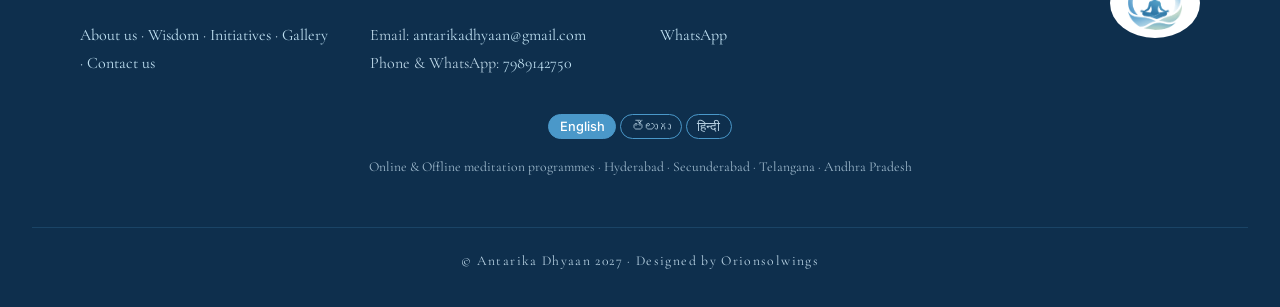
<file: gallery.html>
<!doctype html><html lang="en"><head><meta charset="utf-8"><meta name="viewport" content="width=device-width,initial-scale=1"><title>Gallery — Kuruvapuram 7-Day Antarika Sadhana Completed | Antarika Dhyaan</title><meta name="description" content="Gallery of Antarika Dhyaan programmes, including the completed 7-day Antarika Sadhana at Kuruvapuram. Online &amp; Offline meditation programmes in Telangana and Andhra Pradesh."><link rel="preconnect" href="https://fonts.googleapis.com"><link href="https://fonts.googleapis.com/css2?family=Cinzel:wght@400;500;600&family=Cormorant+Garamond:ital,wght@0,300;0,400;0,500;1,400&family=Inter:wght@300;400;500&display=swap" rel="stylesheet"><link rel="stylesheet" href="style.css"><meta name="keywords" content="meditation, Antarika Dhyaan, mindfulness, Dhyaan, Sadhana, online meditation, offline meditation, meditation classes in Hyderabad, meditation in Secunderabad, meditation Telangana, meditation Andhra Pradesh, Telugu meditation"><meta name="geo.region" content="IN-TG"><meta name="geo.placename" content="Hyderabad"><link rel="canonical" href="https://antarikadhyaan.com/gallery.html"><meta name="robots" content="index,follow"><meta name="theme-color" content="#ffffff"><meta property="og:type" content="website"><meta property="og:site_name" content="Antarika Dhyaan"><meta property="og:title" content="Gallery — Kuruvapuram 7-Day Antarika Sadhana Completed | Antarika Dhyaan"><meta property="og:description" content="Gallery of Antarika Dhyaan programmes, including the completed 7-day Antarika Sadhana at Kuruvapuram. Online &amp; Offline meditation programmes in Telangana and Andhra Pradesh."><meta property="og:url" content="https://antarikadhyaan.com/gallery.html"><meta property="og:image" content="https://antarikadhyaan.com/logo-full.png"><meta name="twitter:card" content="summary"><link rel="icon" type="image/png" href="logo-mark.png"></head><body class=""><header class="site"><a class="brand" href="index.html"><img class="logo" src="logo-mark.png" alt="Antarika logo"><span>ANTARIKA<small>DHYAAN</small></span></a>
<button class="burger" aria-label="Menu" onclick="document.body.classList.toggle('open')">☰</button>
<nav><a href="index.html">Home</a><div class="dd"><a href="about.html">Antarika ▾</a><div class="menu"><a href="about.html">About us</a><a href="wisdom.html">Wisdom</a><a href="parichaya.html">Parichaya</a></div></div><a href="initiatives.html">Initiatives</a><a href="gallery.html" class="on">Gallery</a><a href="contact.html">Contact us</a></nav>
<a class="btn small" href="contact.html">Book Your Seat</a></header><main><section class="banner"><svg class="mandala" viewBox="0 0 400 400" aria-hidden="true"><g fill="none" stroke="currentColor" stroke-width=".8"><circle cx="200" cy="200" r="195"/><circle cx="200" cy="200" r="170" stroke-dasharray="2 6"/><circle cx="200" cy="200" r="60"/><circle cx="200" cy="200" r="30"/><ellipse cx="200" cy="105" rx="14" ry="60" transform="rotate(0 200 200)"/><ellipse cx="200" cy="105" rx="14" ry="60" transform="rotate(22.5 200 200)"/><ellipse cx="200" cy="105" rx="14" ry="60" transform="rotate(45 200 200)"/><ellipse cx="200" cy="105" rx="14" ry="60" transform="rotate(67.5 200 200)"/><ellipse cx="200" cy="105" rx="14" ry="60" transform="rotate(90 200 200)"/><ellipse cx="200" cy="105" rx="14" ry="60" transform="rotate(112.5 200 200)"/><ellipse cx="200" cy="105" rx="14" ry="60" transform="rotate(135 200 200)"/><ellipse cx="200" cy="105" rx="14" ry="60" transform="rotate(157.5 200 200)"/><ellipse cx="200" cy="105" rx="14" ry="60" transform="rotate(180 200 200)"/><ellipse cx="200" cy="105" rx="14" ry="60" transform="rotate(202.5 200 200)"/><ellipse cx="200" cy="105" rx="14" ry="60" transform="rotate(225 200 200)"/><ellipse cx="200" cy="105" rx="14" ry="60" transform="rotate(247.5 200 200)"/><ellipse cx="200" cy="105" rx="14" ry="60" transform="rotate(270 200 200)"/><ellipse cx="200" cy="105" rx="14" ry="60" transform="rotate(292.5 200 200)"/><ellipse cx="200" cy="105" rx="14" ry="60" transform="rotate(315 200 200)"/><ellipse cx="200" cy="105" rx="14" ry="60" transform="rotate(337.5 200 200)"/><ellipse cx="200" cy="140" rx="9" ry="34" transform="rotate(22.5 200 200)"/><ellipse cx="200" cy="140" rx="9" ry="34" transform="rotate(67.5 200 200)"/><ellipse cx="200" cy="140" rx="9" ry="34" transform="rotate(112.5 200 200)"/><ellipse cx="200" cy="140" rx="9" ry="34" transform="rotate(157.5 200 200)"/><ellipse cx="200" cy="140" rx="9" ry="34" transform="rotate(202.5 200 200)"/><ellipse cx="200" cy="140" rx="9" ry="34" transform="rotate(247.5 200 200)"/><ellipse cx="200" cy="140" rx="9" ry="34" transform="rotate(292.5 200 200)"/><ellipse cx="200" cy="140" rx="9" ry="34" transform="rotate(337.5 200 200)"/></g></svg><div class="stars"></div><div class="binner"><p class="eyebrow">Gallery</p><h1>Gallery</h1><div class="orn"><i></i><b>✦</b><i></i></div></div></section><section class="wrap narrow center"><h2>Kuruvapuram — 7-Day Antarika Sadhana</h2><p class="lead">Programme completed. Thank you to every Sadhaka who joined.</p><figure class="gal"><a href="kuruvapuram-saptadina-antarika-sadhana.jpg" target="_blank" rel="noopener" title="Click to enlarge"><img src="kuruvapuram-saptadina-antarika-sadhana.jpg" width="1066" height="1600" loading="lazy" alt="Kuruvapuram 7-day Antarika Sadhana (Saptadina Antarika Sadhana) meditation programme by Antarika Dhyaan — completed"></a><figcaption>Kuruvapuram · 7-Day Antarika Sadhana · Completed</figcaption></figure></section></main><footer><div class="fcols"><div><h4>Explore</h4><p><a href="about.html">About us</a> · <a href="wisdom.html">Wisdom</a> · <a href="initiatives.html">Initiatives</a> · <a href="gallery.html">Gallery</a> · <a href="contact.html">Contact us</a></p></div>
<div><h4>Contact us</h4><p>Email: <a href="mailto:antarikadhyaan@gmail.com">antarikadhyaan@gmail.com</a><br>Phone &amp; WhatsApp: <a href="tel:+917989142750">7989142750</a></p></div>
<div><h4>Connect</h4><p><a href="https://wa.me/917989142750" target="_blank" rel="noopener">WhatsApp</a></p></div>
<div class="flogo"><img class="logo" src="logo-mark.png" alt="Antarika logo"></div></div>
<p class="areas">Online &amp; Offline meditation programmes · Hyderabad · Secunderabad · Telangana · Andhra Pradesh</p><p class="copy">© Antarika Dhyaan 2027 · Designed by Orionsolwings</p></footer><script>const io=new IntersectionObserver(e=>e.forEach(x=>{if(x.isIntersecting){x.target.classList.add("in");io.unobserve(x.target)}}),{threshold:.12});document.querySelectorAll("main section:not(.hero):not(.banner) > *, .wrap > .cards > div, .steps > div, .cards > div").forEach((el,i)=>{el.classList.add("rv");io.observe(el)});addEventListener("scroll",()=>document.body.classList.toggle("scrolled",scrollY>40),{passive:true});</script><script src="i18n.js" defer></script></body></html>
</file>
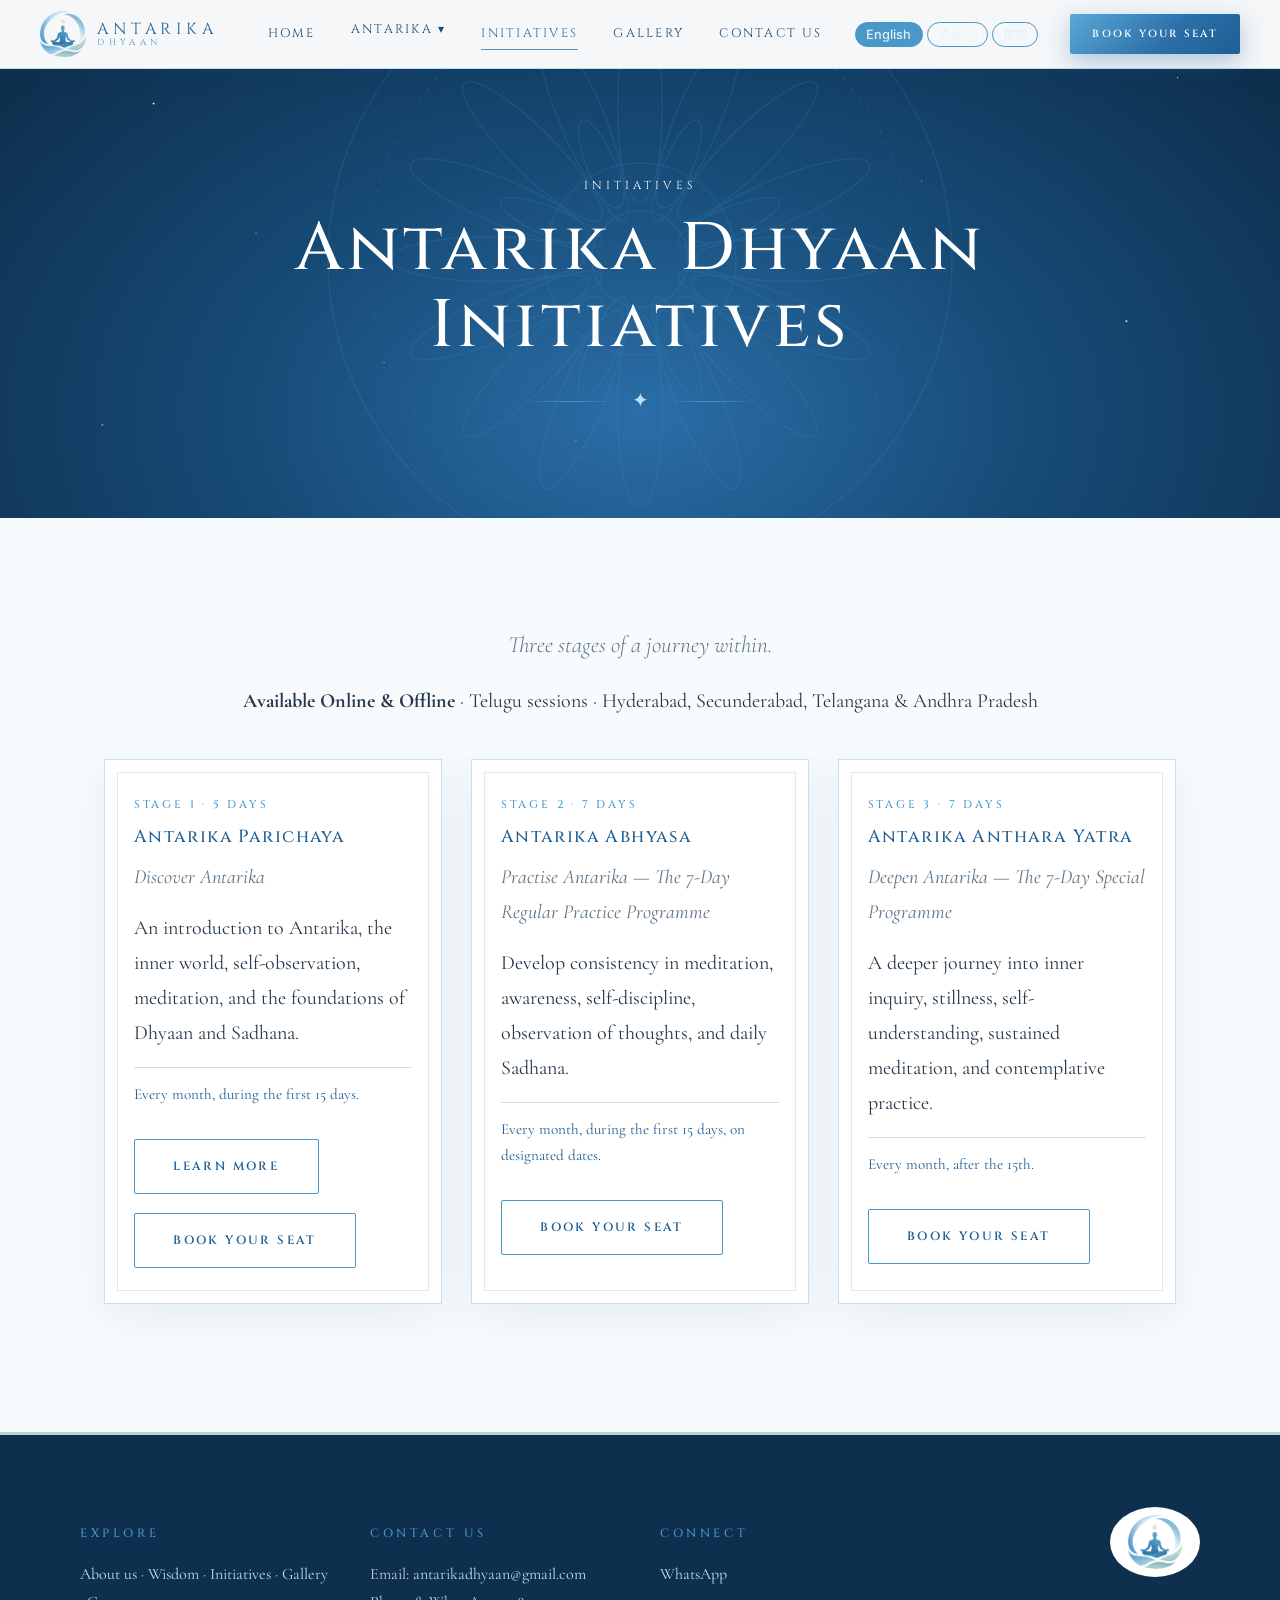
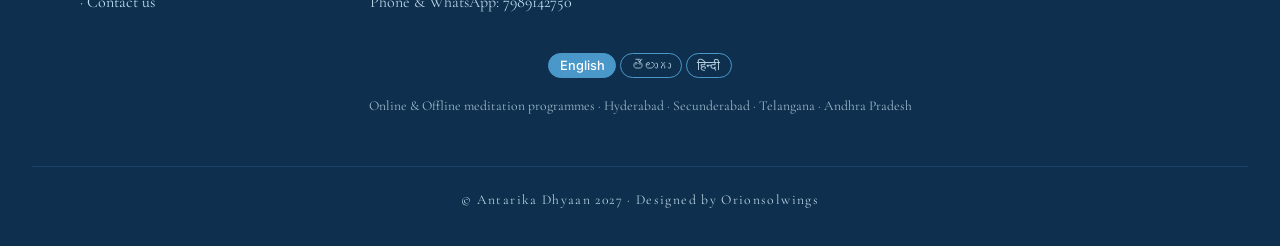
<file: initiatives.html>
<!doctype html><html lang="en"><head><meta charset="utf-8"><meta name="viewport" content="width=device-width,initial-scale=1"><title>Meditation Programmes — Parichaya, Abhyasa, Anthara Yatra | Antarika Dhyaan</title><meta name="description" content="Three stages of guided meditation: 5-day Antarika Parichaya, 7-day Abhyasa and Anthara Yatra. Online &amp; Offline in Telugu for Hyderabad, Secunderabad, Telangana and Andhra Pradesh. Book your seat."><link rel="preconnect" href="https://fonts.googleapis.com"><link href="https://fonts.googleapis.com/css2?family=Cinzel:wght@400;500;600&family=Cormorant+Garamond:ital,wght@0,300;0,400;0,500;1,400&family=Inter:wght@300;400;500&display=swap" rel="stylesheet"><link rel="stylesheet" href="style.css"><meta name="keywords" content="meditation, Antarika Dhyaan, mindfulness, Dhyaan, Sadhana, online meditation, offline meditation, meditation classes in Hyderabad, meditation in Secunderabad, meditation Telangana, meditation Andhra Pradesh, Telugu meditation"><meta name="geo.region" content="IN-TG"><meta name="geo.placename" content="Hyderabad"><link rel="canonical" href="https://antarikadhyaan.com/initiatives.html"><meta name="robots" content="index,follow"><meta name="theme-color" content="#ffffff"><meta property="og:type" content="website"><meta property="og:site_name" content="Antarika Dhyaan"><meta property="og:title" content="Meditation Programmes — Parichaya, Abhyasa, Anthara Yatra | Antarika Dhyaan"><meta property="og:description" content="Three stages of guided meditation: 5-day Antarika Parichaya, 7-day Abhyasa and Anthara Yatra. Online &amp; Offline in Telugu for Hyderabad, Secunderabad, Telangana and Andhra Pradesh. Book your seat."><meta property="og:url" content="https://antarikadhyaan.com/initiatives.html"><meta property="og:image" content="https://antarikadhyaan.com/logo-full.png"><meta name="twitter:card" content="summary"><link rel="icon" type="image/png" href="logo-mark.png"></head><body class=""><header class="site"><a class="brand" href="index.html"><img class="logo" src="logo-mark.png" alt="Antarika logo"><span>ANTARIKA<small>DHYAAN</small></span></a>
<button class="burger" aria-label="Menu" onclick="document.body.classList.toggle('open')">☰</button>
<nav><a href="index.html">Home</a><div class="dd"><a href="about.html">Antarika ▾</a><div class="menu"><a href="about.html">About us</a><a href="wisdom.html">Wisdom</a><a href="parichaya.html">Parichaya</a></div></div><a href="initiatives.html" class="on">Initiatives</a><a href="gallery.html">Gallery</a><a href="contact.html">Contact us</a></nav>
<a class="btn small" href="contact.html">Book Your Seat</a></header><main><section class="banner"><svg class="mandala" viewBox="0 0 400 400" aria-hidden="true"><g fill="none" stroke="currentColor" stroke-width=".8"><circle cx="200" cy="200" r="195"/><circle cx="200" cy="200" r="170" stroke-dasharray="2 6"/><circle cx="200" cy="200" r="60"/><circle cx="200" cy="200" r="30"/><ellipse cx="200" cy="105" rx="14" ry="60" transform="rotate(0 200 200)"/><ellipse cx="200" cy="105" rx="14" ry="60" transform="rotate(22.5 200 200)"/><ellipse cx="200" cy="105" rx="14" ry="60" transform="rotate(45 200 200)"/><ellipse cx="200" cy="105" rx="14" ry="60" transform="rotate(67.5 200 200)"/><ellipse cx="200" cy="105" rx="14" ry="60" transform="rotate(90 200 200)"/><ellipse cx="200" cy="105" rx="14" ry="60" transform="rotate(112.5 200 200)"/><ellipse cx="200" cy="105" rx="14" ry="60" transform="rotate(135 200 200)"/><ellipse cx="200" cy="105" rx="14" ry="60" transform="rotate(157.5 200 200)"/><ellipse cx="200" cy="105" rx="14" ry="60" transform="rotate(180 200 200)"/><ellipse cx="200" cy="105" rx="14" ry="60" transform="rotate(202.5 200 200)"/><ellipse cx="200" cy="105" rx="14" ry="60" transform="rotate(225 200 200)"/><ellipse cx="200" cy="105" rx="14" ry="60" transform="rotate(247.5 200 200)"/><ellipse cx="200" cy="105" rx="14" ry="60" transform="rotate(270 200 200)"/><ellipse cx="200" cy="105" rx="14" ry="60" transform="rotate(292.5 200 200)"/><ellipse cx="200" cy="105" rx="14" ry="60" transform="rotate(315 200 200)"/><ellipse cx="200" cy="105" rx="14" ry="60" transform="rotate(337.5 200 200)"/><ellipse cx="200" cy="140" rx="9" ry="34" transform="rotate(22.5 200 200)"/><ellipse cx="200" cy="140" rx="9" ry="34" transform="rotate(67.5 200 200)"/><ellipse cx="200" cy="140" rx="9" ry="34" transform="rotate(112.5 200 200)"/><ellipse cx="200" cy="140" rx="9" ry="34" transform="rotate(157.5 200 200)"/><ellipse cx="200" cy="140" rx="9" ry="34" transform="rotate(202.5 200 200)"/><ellipse cx="200" cy="140" rx="9" ry="34" transform="rotate(247.5 200 200)"/><ellipse cx="200" cy="140" rx="9" ry="34" transform="rotate(292.5 200 200)"/><ellipse cx="200" cy="140" rx="9" ry="34" transform="rotate(337.5 200 200)"/></g></svg><div class="stars"></div><div class="binner"><p class="eyebrow">Initiatives</p><h1>Antarika Dhyaan Initiatives</h1><div class="orn"><i></i><b>✦</b><i></i></div></div></section><section class="wrap"><p class="lead center">Three stages of a journey within.</p><p class="center"><strong>Available Online &amp; Offline</strong> · Telugu sessions · Hyderabad, Secunderabad, Telangana &amp; Andhra Pradesh</p>
<div class="cards three">
<div><span class="stage">Stage 1 · 5 Days</span><h3>Antarika Parichaya</h3><p class="sub">Discover Antarika</p><p>An introduction to Antarika, the inner world, self-observation, meditation, and the foundations of Dhyaan and Sadhana.</p><p class="sched">Every month, during the first 15 days.</p><a class="btn ghost" href="parichaya.html">Learn more</a> <a class="btn ghost" href="contact.html">Book Your Seat</a></div>
<div><span class="stage">Stage 2 · 7 Days</span><h3>Antarika Abhyasa</h3><p class="sub">Practise Antarika — The 7-Day Regular Practice Programme</p><p>Develop consistency in meditation, awareness, self-discipline, observation of thoughts, and daily Sadhana.</p><p class="sched">Every month, during the first 15 days, on designated dates.</p><a class="btn ghost" href="contact.html">Book Your Seat</a></div>
<div><span class="stage">Stage 3 · 7 Days</span><h3>Antarika Anthara Yatra</h3><p class="sub">Deepen Antarika — The 7-Day Special Programme</p><p>A deeper journey into inner inquiry, stillness, self-understanding, sustained meditation, and contemplative practice.</p><p class="sched">Every month, after the 15th.</p><a class="btn ghost" href="contact.html">Book Your Seat</a></div></div></section></main><footer><div class="fcols"><div><h4>Explore</h4><p><a href="about.html">About us</a> · <a href="wisdom.html">Wisdom</a> · <a href="initiatives.html">Initiatives</a> · <a href="gallery.html">Gallery</a> · <a href="contact.html">Contact us</a></p></div>
<div><h4>Contact us</h4><p>Email: <a href="mailto:antarikadhyaan@gmail.com">antarikadhyaan@gmail.com</a><br>Phone &amp; WhatsApp: <a href="tel:+917989142750">7989142750</a></p></div>
<div><h4>Connect</h4><p><a href="https://wa.me/917989142750" target="_blank" rel="noopener">WhatsApp</a></p></div>
<div class="flogo"><img class="logo" src="logo-mark.png" alt="Antarika logo"></div></div>
<p class="areas">Online &amp; Offline meditation programmes · Hyderabad · Secunderabad · Telangana · Andhra Pradesh</p><p class="copy">© Antarika Dhyaan 2027 · Designed by Orionsolwings</p></footer><script>const io=new IntersectionObserver(e=>e.forEach(x=>{if(x.isIntersecting){x.target.classList.add("in");io.unobserve(x.target)}}),{threshold:.12});document.querySelectorAll("main section:not(.hero):not(.banner) > *, .wrap > .cards > div, .steps > div, .cards > div").forEach((el,i)=>{el.classList.add("rv");io.observe(el)});addEventListener("scroll",()=>document.body.classList.toggle("scrolled",scrollY>40),{passive:true});</script><script src="i18n.js" defer></script></body></html>
</file>
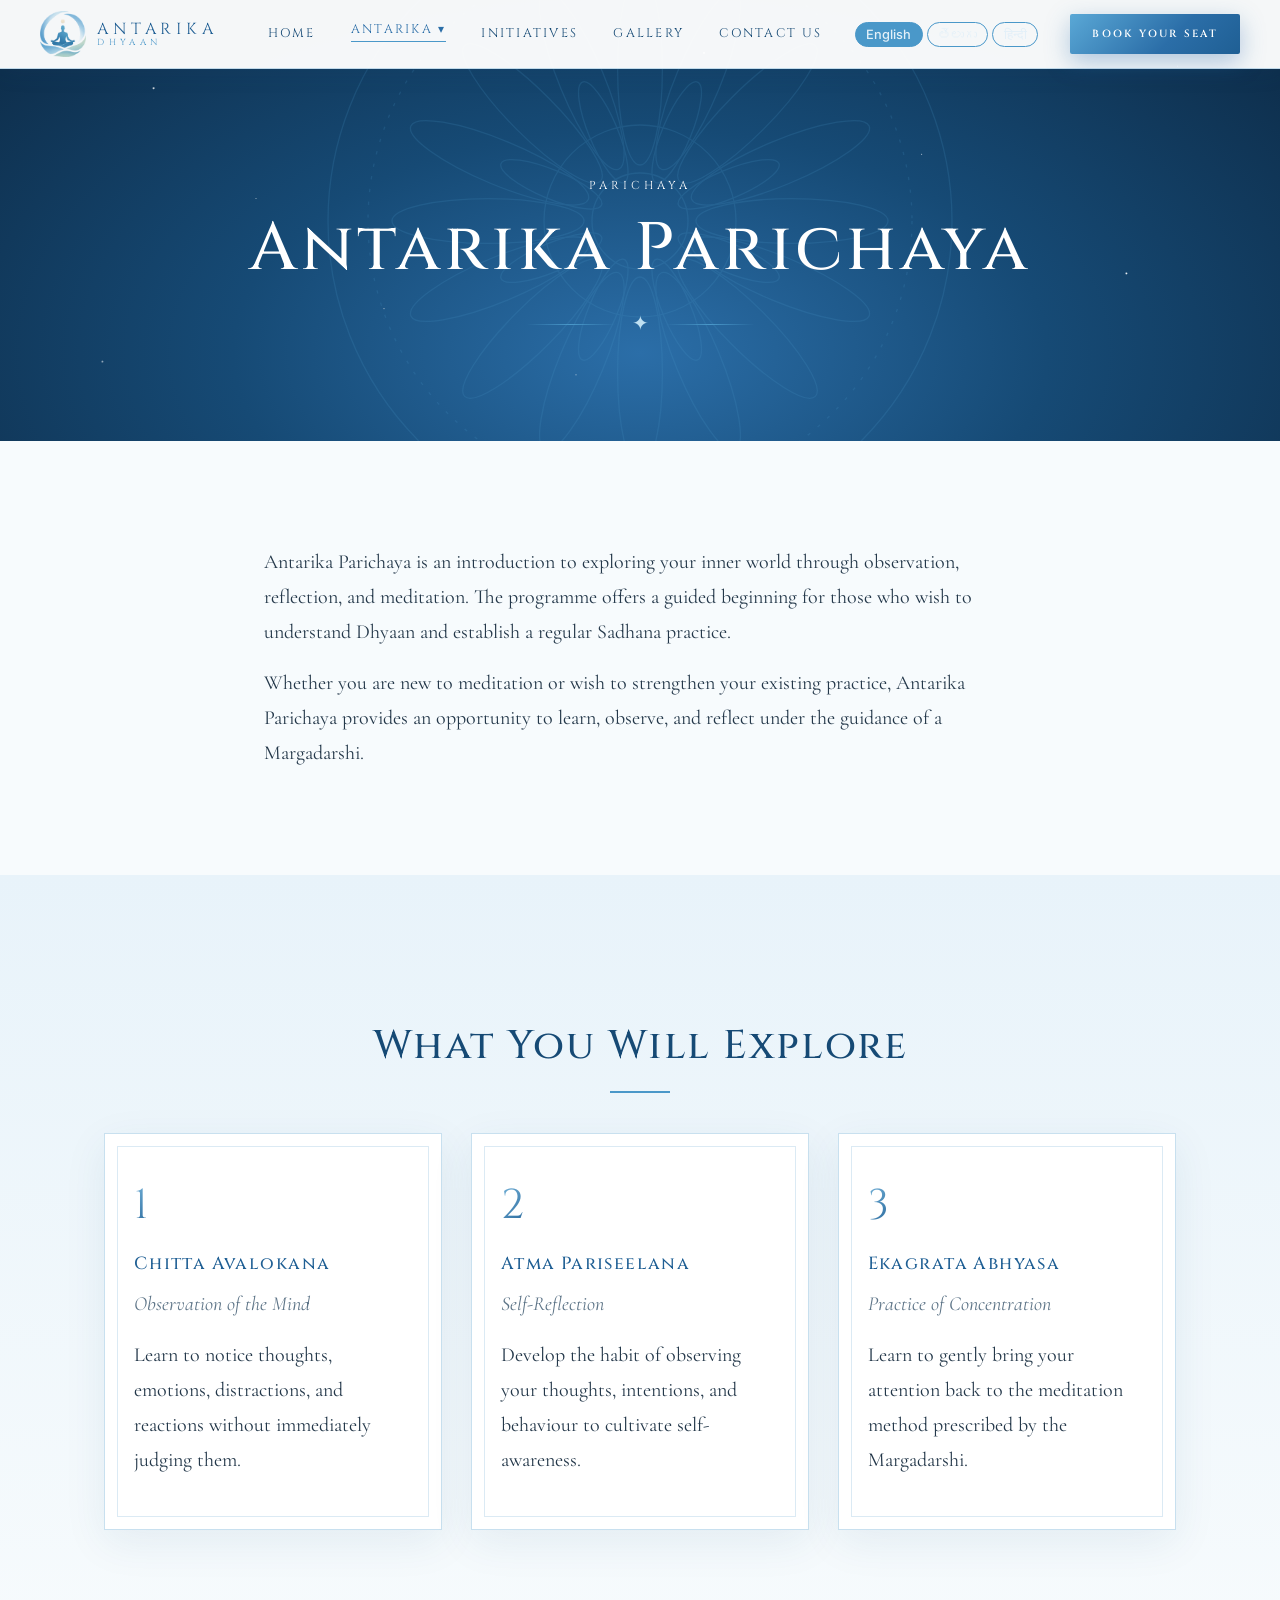
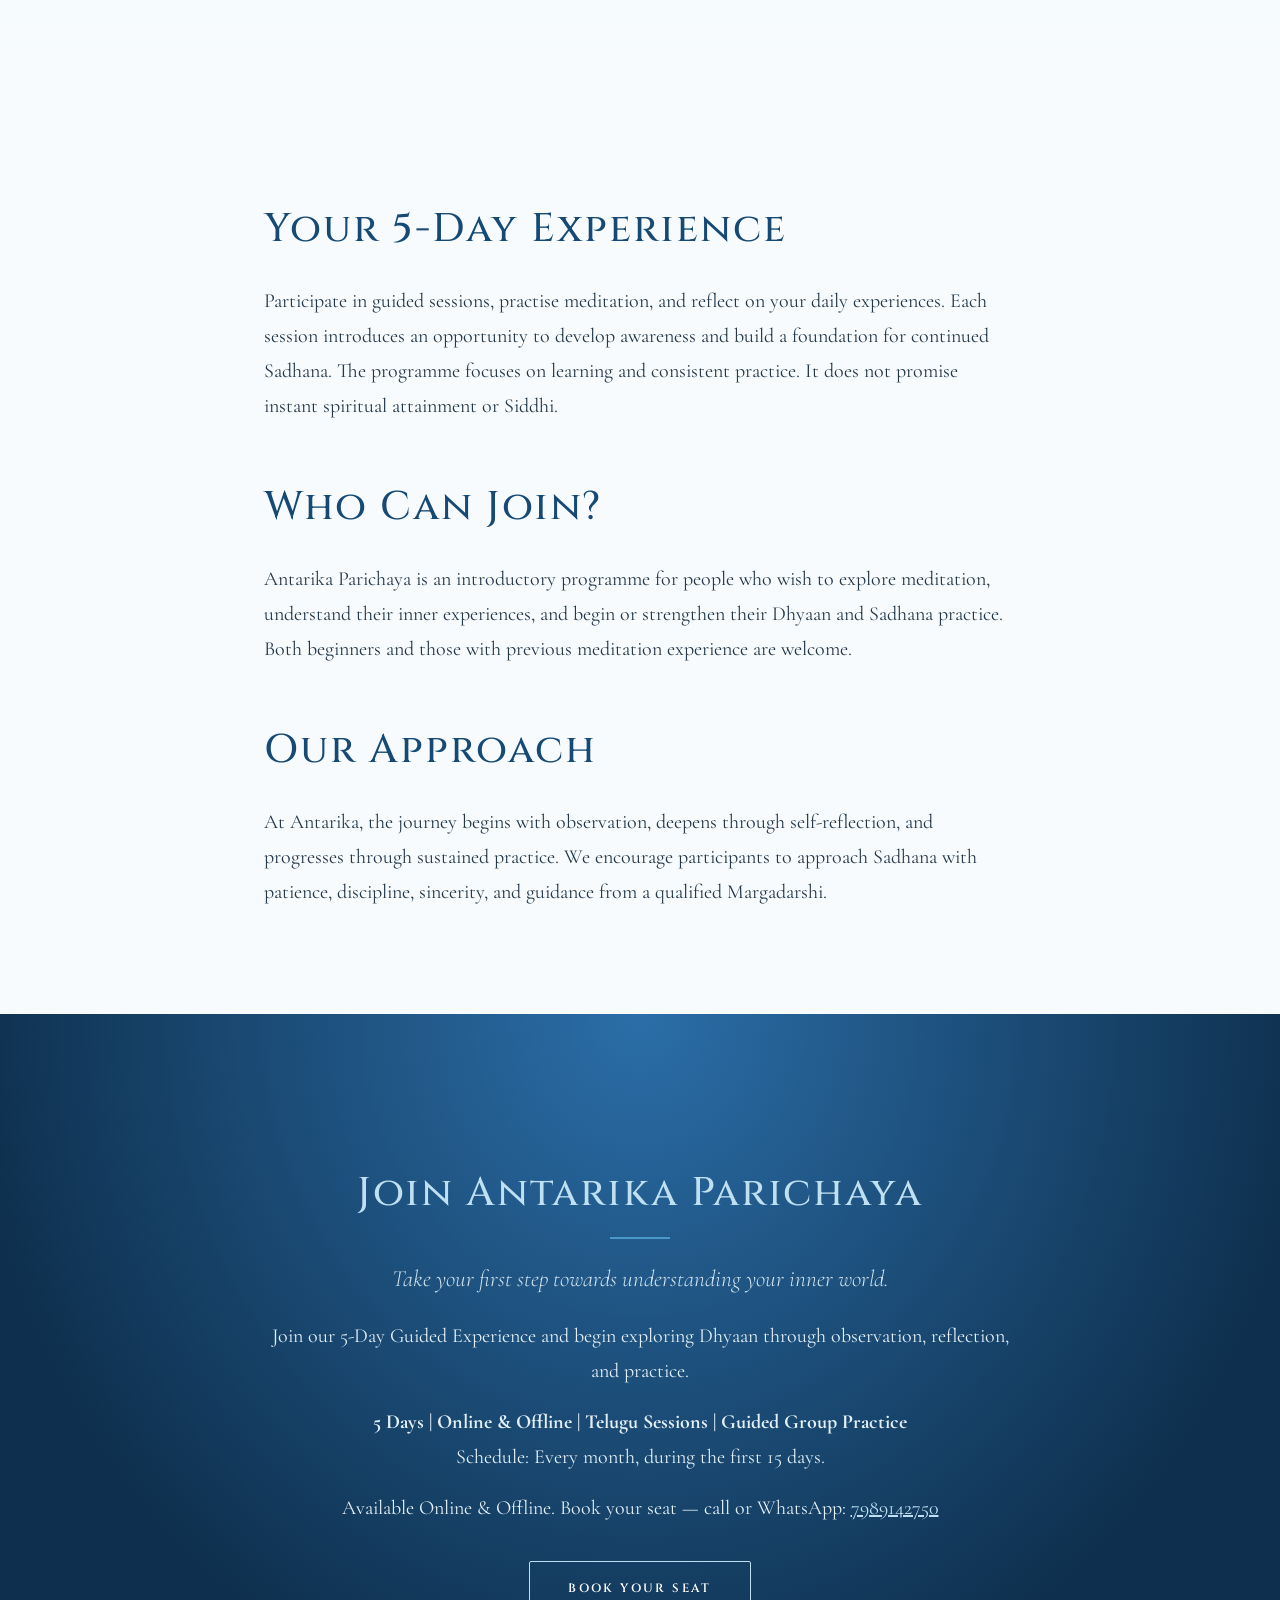
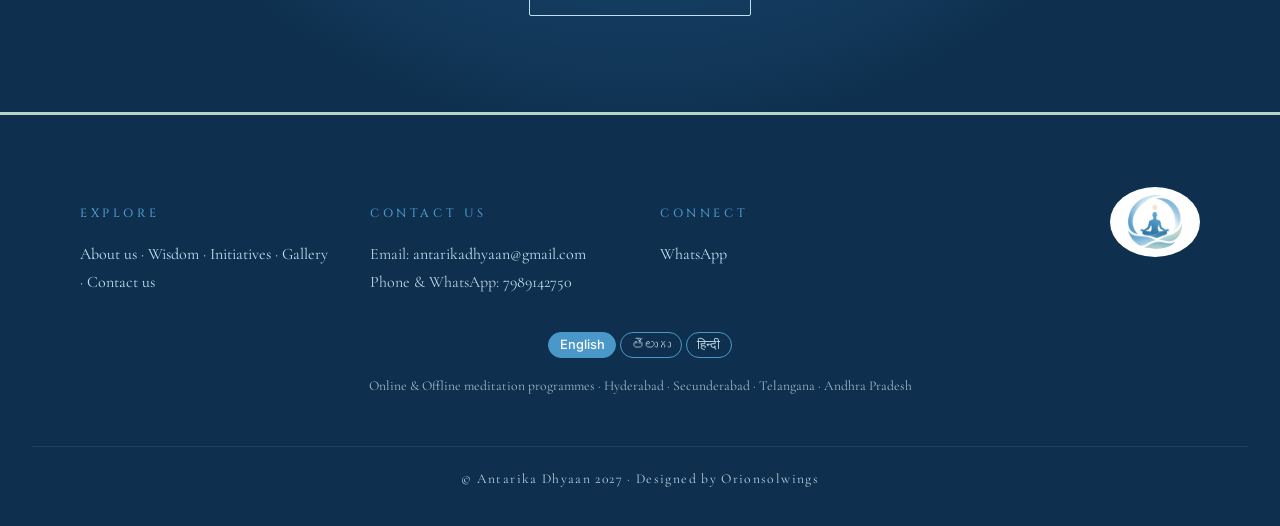
<file: parichaya.html>
<!doctype html><html lang="en"><head><meta charset="utf-8"><meta name="viewport" content="width=device-width,initial-scale=1"><title>Antarika Parichaya — 5-Day Meditation Programme, Online &amp; Offline | Hyderabad</title><meta name="description" content="Antarika Parichaya: a 5-day guided introduction to meditation and Sadhana in Telugu. Available Online &amp; Offline for Hyderabad, Secunderabad, Telangana and Andhra Pradesh. Book your seat."><link rel="preconnect" href="https://fonts.googleapis.com"><link href="https://fonts.googleapis.com/css2?family=Cinzel:wght@400;500;600&family=Cormorant+Garamond:ital,wght@0,300;0,400;0,500;1,400&family=Inter:wght@300;400;500&display=swap" rel="stylesheet"><link rel="stylesheet" href="style.css"><meta name="keywords" content="meditation, Antarika Dhyaan, mindfulness, Dhyaan, Sadhana, online meditation, offline meditation, meditation classes in Hyderabad, meditation in Secunderabad, meditation Telangana, meditation Andhra Pradesh, Telugu meditation"><meta name="geo.region" content="IN-TG"><meta name="geo.placename" content="Hyderabad"><link rel="canonical" href="https://antarikadhyaan.com/parichaya.html"><meta name="robots" content="index,follow"><meta name="theme-color" content="#ffffff"><meta property="og:type" content="website"><meta property="og:site_name" content="Antarika Dhyaan"><meta property="og:title" content="Antarika Parichaya — 5-Day Meditation Programme, Online &amp; Offline | Hyderabad"><meta property="og:description" content="Antarika Parichaya: a 5-day guided introduction to meditation and Sadhana in Telugu. Available Online &amp; Offline for Hyderabad, Secunderabad, Telangana and Andhra Pradesh. Book your seat."><meta property="og:url" content="https://antarikadhyaan.com/parichaya.html"><meta property="og:image" content="https://antarikadhyaan.com/logo-full.png"><meta name="twitter:card" content="summary"><link rel="icon" type="image/png" href="logo-mark.png"></head><body class=""><header class="site"><a class="brand" href="index.html"><img class="logo" src="logo-mark.png" alt="Antarika logo"><span>ANTARIKA<small>DHYAAN</small></span></a>
<button class="burger" aria-label="Menu" onclick="document.body.classList.toggle('open')">☰</button>
<nav><a href="index.html">Home</a><div class="dd"><a href="about.html" class="on">Antarika ▾</a><div class="menu"><a href="about.html">About us</a><a href="wisdom.html">Wisdom</a><a href="parichaya.html">Parichaya</a></div></div><a href="initiatives.html">Initiatives</a><a href="gallery.html">Gallery</a><a href="contact.html">Contact us</a></nav>
<a class="btn small" href="contact.html">Book Your Seat</a></header><main><section class="banner"><svg class="mandala" viewBox="0 0 400 400" aria-hidden="true"><g fill="none" stroke="currentColor" stroke-width=".8"><circle cx="200" cy="200" r="195"/><circle cx="200" cy="200" r="170" stroke-dasharray="2 6"/><circle cx="200" cy="200" r="60"/><circle cx="200" cy="200" r="30"/><ellipse cx="200" cy="105" rx="14" ry="60" transform="rotate(0 200 200)"/><ellipse cx="200" cy="105" rx="14" ry="60" transform="rotate(22.5 200 200)"/><ellipse cx="200" cy="105" rx="14" ry="60" transform="rotate(45 200 200)"/><ellipse cx="200" cy="105" rx="14" ry="60" transform="rotate(67.5 200 200)"/><ellipse cx="200" cy="105" rx="14" ry="60" transform="rotate(90 200 200)"/><ellipse cx="200" cy="105" rx="14" ry="60" transform="rotate(112.5 200 200)"/><ellipse cx="200" cy="105" rx="14" ry="60" transform="rotate(135 200 200)"/><ellipse cx="200" cy="105" rx="14" ry="60" transform="rotate(157.5 200 200)"/><ellipse cx="200" cy="105" rx="14" ry="60" transform="rotate(180 200 200)"/><ellipse cx="200" cy="105" rx="14" ry="60" transform="rotate(202.5 200 200)"/><ellipse cx="200" cy="105" rx="14" ry="60" transform="rotate(225 200 200)"/><ellipse cx="200" cy="105" rx="14" ry="60" transform="rotate(247.5 200 200)"/><ellipse cx="200" cy="105" rx="14" ry="60" transform="rotate(270 200 200)"/><ellipse cx="200" cy="105" rx="14" ry="60" transform="rotate(292.5 200 200)"/><ellipse cx="200" cy="105" rx="14" ry="60" transform="rotate(315 200 200)"/><ellipse cx="200" cy="105" rx="14" ry="60" transform="rotate(337.5 200 200)"/><ellipse cx="200" cy="140" rx="9" ry="34" transform="rotate(22.5 200 200)"/><ellipse cx="200" cy="140" rx="9" ry="34" transform="rotate(67.5 200 200)"/><ellipse cx="200" cy="140" rx="9" ry="34" transform="rotate(112.5 200 200)"/><ellipse cx="200" cy="140" rx="9" ry="34" transform="rotate(157.5 200 200)"/><ellipse cx="200" cy="140" rx="9" ry="34" transform="rotate(202.5 200 200)"/><ellipse cx="200" cy="140" rx="9" ry="34" transform="rotate(247.5 200 200)"/><ellipse cx="200" cy="140" rx="9" ry="34" transform="rotate(292.5 200 200)"/><ellipse cx="200" cy="140" rx="9" ry="34" transform="rotate(337.5 200 200)"/></g></svg><div class="stars"></div><div class="binner"><p class="eyebrow">Parichaya</p><h1>Antarika Parichaya</h1><div class="orn"><i></i><b>✦</b><i></i></div></div></section><section class="wrap narrow"><p>Antarika Parichaya is an introduction to exploring your inner world through observation, reflection, and meditation. The programme offers a guided beginning for those who wish to understand Dhyaan and establish a regular Sadhana practice.</p><p>Whether you are new to meditation or wish to strengthen your existing practice, Antarika Parichaya provides an opportunity to learn, observe, and reflect under the guidance of a Margadarshi.</p></section>
<section class="band"><div class="wrap"><h2 class="center">What You Will Explore</h2><div class="cards three"><div><span>1</span><h3>Chitta Avalokana</h3><p class="sub">Observation of the Mind</p><p>Learn to notice thoughts, emotions, distractions, and reactions without immediately judging them.</p></div><div><span>2</span><h3>Atma Pariseelana</h3><p class="sub">Self-Reflection</p><p>Develop the habit of observing your thoughts, intentions, and behaviour to cultivate self-awareness.</p></div><div><span>3</span><h3>Ekagrata Abhyasa</h3><p class="sub">Practice of Concentration</p><p>Learn to gently bring your attention back to the meditation method prescribed by the Margadarshi.</p></div></div></div></section>
<section class="wrap narrow"><h2>Your 5-Day Experience</h2><p>Participate in guided sessions, practise meditation, and reflect on your daily experiences. Each session introduces an opportunity to develop awareness and build a foundation for continued Sadhana. The programme focuses on learning and consistent practice. It does not promise instant spiritual attainment or Siddhi.</p>
<h2>Who Can Join?</h2><p>Antarika Parichaya is an introductory programme for people who wish to explore meditation, understand their inner experiences, and begin or strengthen their Dhyaan and Sadhana practice. Both beginners and those with previous meditation experience are welcome.</p>
<h2>Our Approach</h2><p>At Antarika, the journey begins with observation, deepens through self-reflection, and progresses through sustained practice. We encourage participants to approach Sadhana with patience, discipline, sincerity, and guidance from a qualified Margadarshi.</p></section>
<section class="band dark center"><div class="wrap narrow"><h2>Join Antarika Parichaya</h2><p class="lead">Take your first step towards understanding your inner world.</p><p>Join our 5-Day Guided Experience and begin exploring Dhyaan through observation, reflection, and practice.</p><p><strong>5 Days | Online &amp; Offline | Telugu Sessions | Guided Group Practice</strong><br>Schedule: Every month, during the first 15 days.</p><p>Available Online &amp; Offline. Book your seat — call or WhatsApp: <a href="tel:+917989142750">7989142750</a></p><a class="btn light" href="contact.html">Book Your Seat</a></div></section></main><footer><div class="fcols"><div><h4>Explore</h4><p><a href="about.html">About us</a> · <a href="wisdom.html">Wisdom</a> · <a href="initiatives.html">Initiatives</a> · <a href="gallery.html">Gallery</a> · <a href="contact.html">Contact us</a></p></div>
<div><h4>Contact us</h4><p>Email: <a href="mailto:antarikadhyaan@gmail.com">antarikadhyaan@gmail.com</a><br>Phone &amp; WhatsApp: <a href="tel:+917989142750">7989142750</a></p></div>
<div><h4>Connect</h4><p><a href="https://wa.me/917989142750" target="_blank" rel="noopener">WhatsApp</a></p></div>
<div class="flogo"><img class="logo" src="logo-mark.png" alt="Antarika logo"></div></div>
<p class="areas">Online &amp; Offline meditation programmes · Hyderabad · Secunderabad · Telangana · Andhra Pradesh</p><p class="copy">© Antarika Dhyaan 2027 · Designed by Orionsolwings</p></footer><script>const io=new IntersectionObserver(e=>e.forEach(x=>{if(x.isIntersecting){x.target.classList.add("in");io.unobserve(x.target)}}),{threshold:.12});document.querySelectorAll("main section:not(.hero):not(.banner) > *, .wrap > .cards > div, .steps > div, .cards > div").forEach((el,i)=>{el.classList.add("rv");io.observe(el)});addEventListener("scroll",()=>document.body.classList.toggle("scrolled",scrollY>40),{passive:true});</script><script src="i18n.js" defer></script></body></html>
</file>
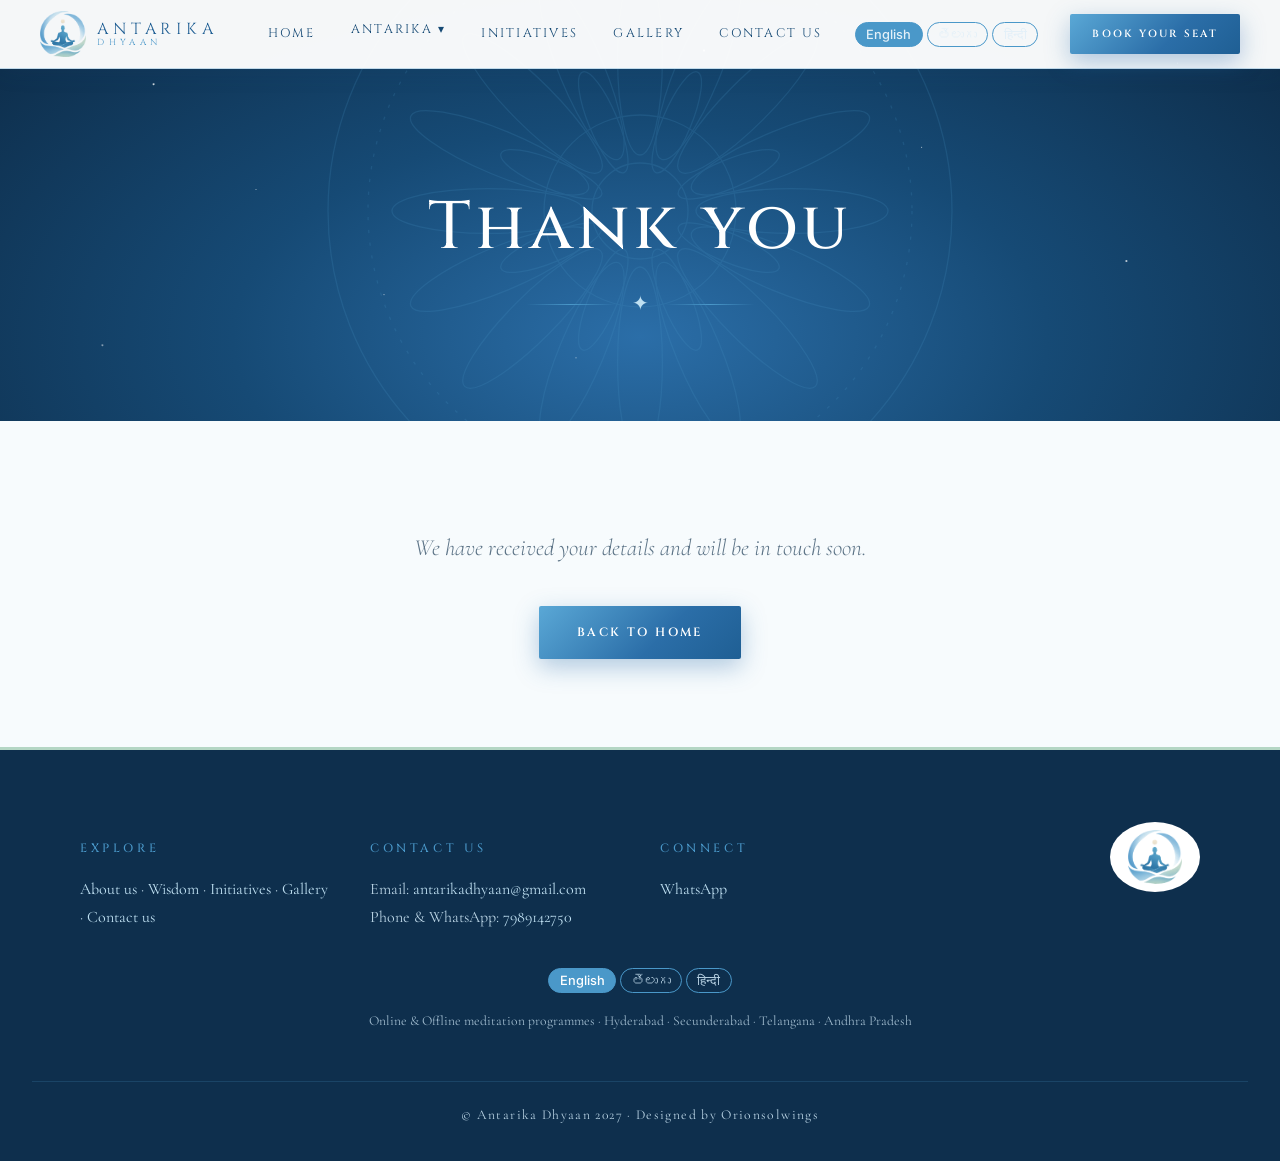
<file: thanks.html>
<!doctype html><html lang="en"><head><meta charset="utf-8"><meta name="viewport" content="width=device-width,initial-scale=1"><title>Thank you — Antarika Dhyaan</title><meta name="description" content="Thank you for contacting Antarika Dhyaan."><link rel="preconnect" href="https://fonts.googleapis.com"><link href="https://fonts.googleapis.com/css2?family=Cinzel:wght@400;500;600&family=Cormorant+Garamond:ital,wght@0,300;0,400;0,500;1,400&family=Inter:wght@300;400;500&display=swap" rel="stylesheet"><link rel="stylesheet" href="style.css"><meta name="keywords" content="meditation, Antarika Dhyaan, mindfulness, Dhyaan, Sadhana, online meditation, offline meditation, meditation classes in Hyderabad, meditation in Secunderabad, meditation Telangana, meditation Andhra Pradesh, Telugu meditation"><meta name="geo.region" content="IN-TG"><meta name="geo.placename" content="Hyderabad"><link rel="canonical" href="https://antarikadhyaan.com/thanks.html"><meta name="robots" content="noindex,follow"><meta name="theme-color" content="#ffffff"><meta property="og:type" content="website"><meta property="og:site_name" content="Antarika Dhyaan"><meta property="og:title" content="Thank you — Antarika Dhyaan"><meta property="og:description" content="Thank you for contacting Antarika Dhyaan."><meta property="og:url" content="https://antarikadhyaan.com/thanks.html"><meta property="og:image" content="https://antarikadhyaan.com/logo-full.png"><meta name="twitter:card" content="summary"><link rel="icon" type="image/png" href="logo-mark.png"></head><body class=""><header class="site"><a class="brand" href="index.html"><img class="logo" src="logo-mark.png" alt="Antarika logo"><span>ANTARIKA<small>DHYAAN</small></span></a>
<button class="burger" aria-label="Menu" onclick="document.body.classList.toggle('open')">☰</button>
<nav><a href="index.html">Home</a><div class="dd"><a href="about.html">Antarika ▾</a><div class="menu"><a href="about.html">About us</a><a href="wisdom.html">Wisdom</a><a href="parichaya.html">Parichaya</a></div></div><a href="initiatives.html">Initiatives</a><a href="gallery.html">Gallery</a><a href="contact.html">Contact us</a></nav>
<a class="btn small" href="contact.html">Book Your Seat</a></header><main><section class="banner"><svg class="mandala" viewBox="0 0 400 400" aria-hidden="true"><g fill="none" stroke="currentColor" stroke-width=".8"><circle cx="200" cy="200" r="195"/><circle cx="200" cy="200" r="170" stroke-dasharray="2 6"/><circle cx="200" cy="200" r="60"/><circle cx="200" cy="200" r="30"/><ellipse cx="200" cy="105" rx="14" ry="60" transform="rotate(0 200 200)"/><ellipse cx="200" cy="105" rx="14" ry="60" transform="rotate(22.5 200 200)"/><ellipse cx="200" cy="105" rx="14" ry="60" transform="rotate(45 200 200)"/><ellipse cx="200" cy="105" rx="14" ry="60" transform="rotate(67.5 200 200)"/><ellipse cx="200" cy="105" rx="14" ry="60" transform="rotate(90 200 200)"/><ellipse cx="200" cy="105" rx="14" ry="60" transform="rotate(112.5 200 200)"/><ellipse cx="200" cy="105" rx="14" ry="60" transform="rotate(135 200 200)"/><ellipse cx="200" cy="105" rx="14" ry="60" transform="rotate(157.5 200 200)"/><ellipse cx="200" cy="105" rx="14" ry="60" transform="rotate(180 200 200)"/><ellipse cx="200" cy="105" rx="14" ry="60" transform="rotate(202.5 200 200)"/><ellipse cx="200" cy="105" rx="14" ry="60" transform="rotate(225 200 200)"/><ellipse cx="200" cy="105" rx="14" ry="60" transform="rotate(247.5 200 200)"/><ellipse cx="200" cy="105" rx="14" ry="60" transform="rotate(270 200 200)"/><ellipse cx="200" cy="105" rx="14" ry="60" transform="rotate(292.5 200 200)"/><ellipse cx="200" cy="105" rx="14" ry="60" transform="rotate(315 200 200)"/><ellipse cx="200" cy="105" rx="14" ry="60" transform="rotate(337.5 200 200)"/><ellipse cx="200" cy="140" rx="9" ry="34" transform="rotate(22.5 200 200)"/><ellipse cx="200" cy="140" rx="9" ry="34" transform="rotate(67.5 200 200)"/><ellipse cx="200" cy="140" rx="9" ry="34" transform="rotate(112.5 200 200)"/><ellipse cx="200" cy="140" rx="9" ry="34" transform="rotate(157.5 200 200)"/><ellipse cx="200" cy="140" rx="9" ry="34" transform="rotate(202.5 200 200)"/><ellipse cx="200" cy="140" rx="9" ry="34" transform="rotate(247.5 200 200)"/><ellipse cx="200" cy="140" rx="9" ry="34" transform="rotate(292.5 200 200)"/><ellipse cx="200" cy="140" rx="9" ry="34" transform="rotate(337.5 200 200)"/></g></svg><div class="stars"></div><div class="binner"><h1>Thank you</h1><div class="orn"><i></i><b>✦</b><i></i></div></div></section><section class="wrap narrow center"><p class="lead">We have received your details and will be in touch soon.</p><a class="btn" href="index.html">Back to Home</a></section></main><footer><div class="fcols"><div><h4>Explore</h4><p><a href="about.html">About us</a> · <a href="wisdom.html">Wisdom</a> · <a href="initiatives.html">Initiatives</a> · <a href="gallery.html">Gallery</a> · <a href="contact.html">Contact us</a></p></div>
<div><h4>Contact us</h4><p>Email: <a href="mailto:antarikadhyaan@gmail.com">antarikadhyaan@gmail.com</a><br>Phone &amp; WhatsApp: <a href="tel:+917989142750">7989142750</a></p></div>
<div><h4>Connect</h4><p><a href="https://wa.me/917989142750" target="_blank" rel="noopener">WhatsApp</a></p></div>
<div class="flogo"><img class="logo" src="logo-mark.png" alt="Antarika logo"></div></div>
<p class="areas">Online &amp; Offline meditation programmes · Hyderabad · Secunderabad · Telangana · Andhra Pradesh</p><p class="copy">© Antarika Dhyaan 2027 · Designed by Orionsolwings</p></footer><script>const io=new IntersectionObserver(e=>e.forEach(x=>{if(x.isIntersecting){x.target.classList.add("in");io.unobserve(x.target)}}),{threshold:.12});document.querySelectorAll("main section:not(.hero):not(.banner) > *, .wrap > .cards > div, .steps > div, .cards > div").forEach((el,i)=>{el.classList.add("rv");io.observe(el)});addEventListener("scroll",()=>document.body.classList.toggle("scrolled",scrollY>40),{passive:true});</script><script src="i18n.js" defer></script></body></html>
</file>
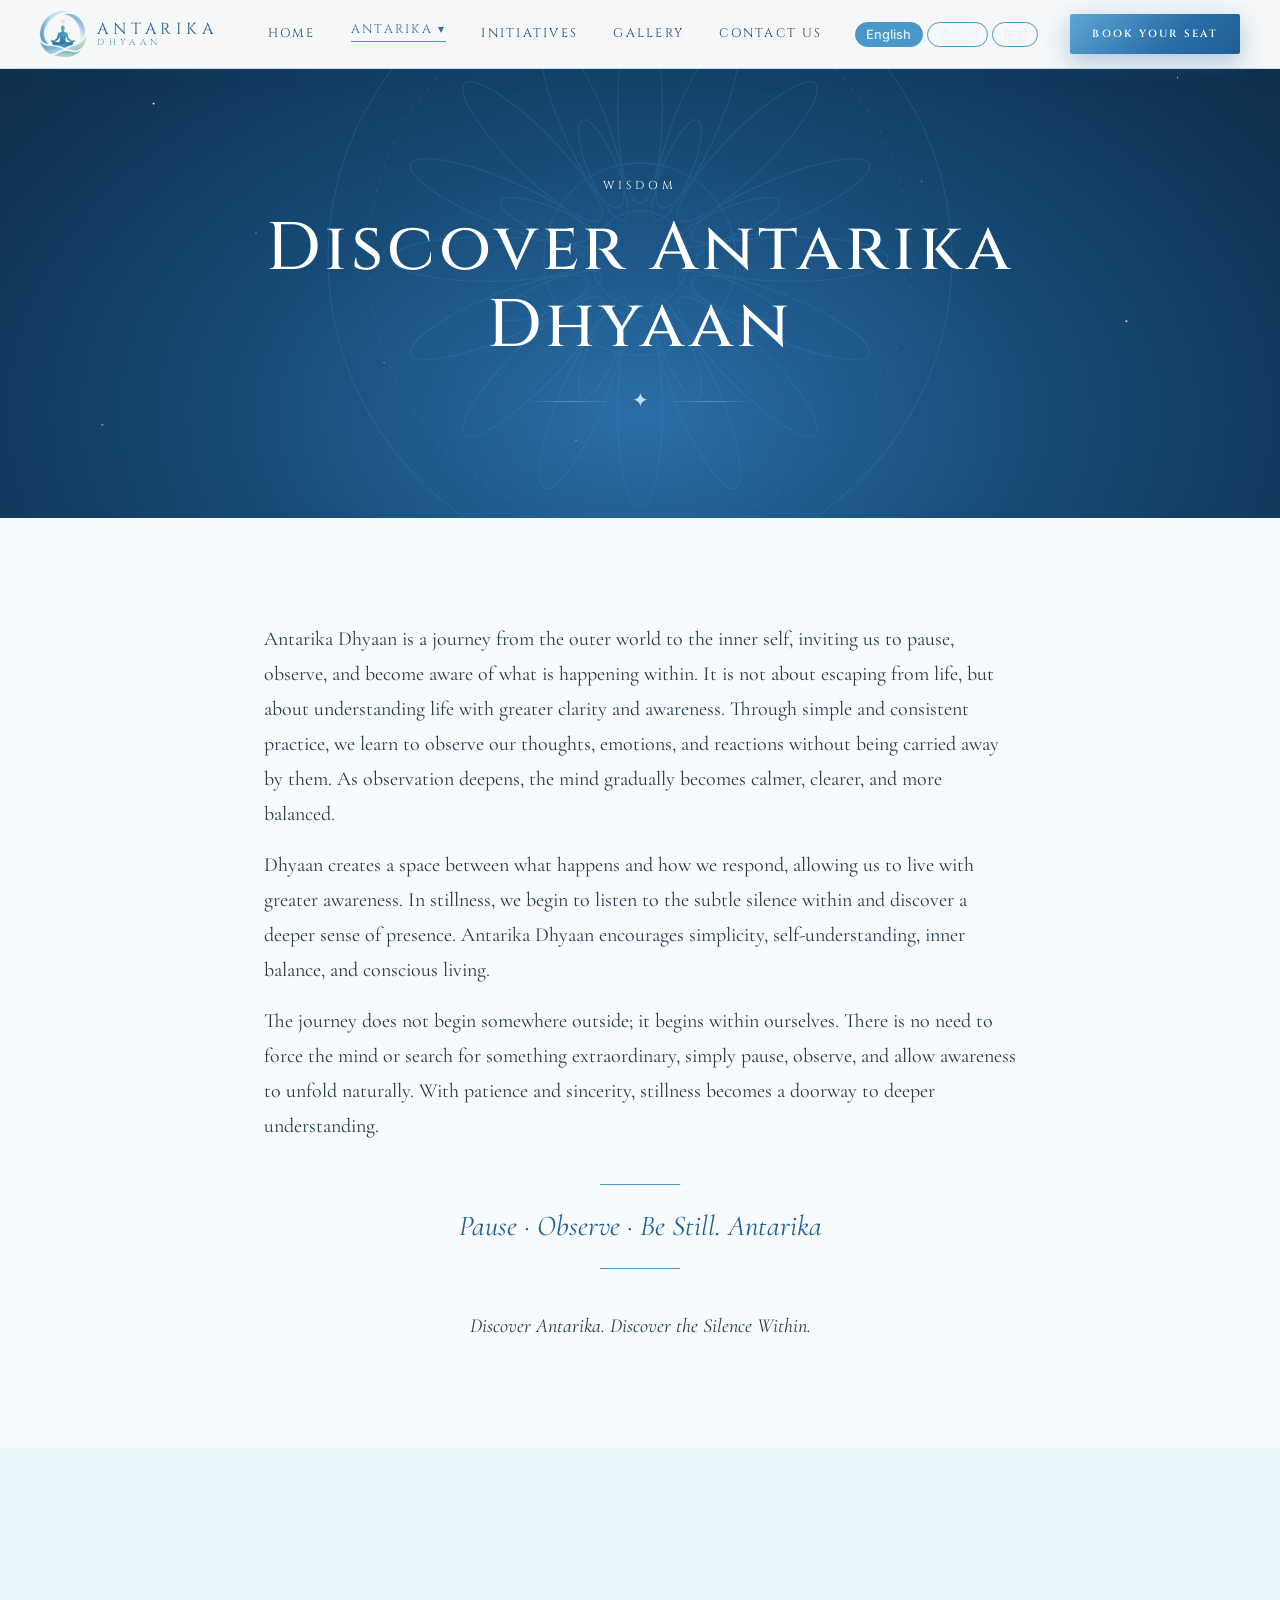
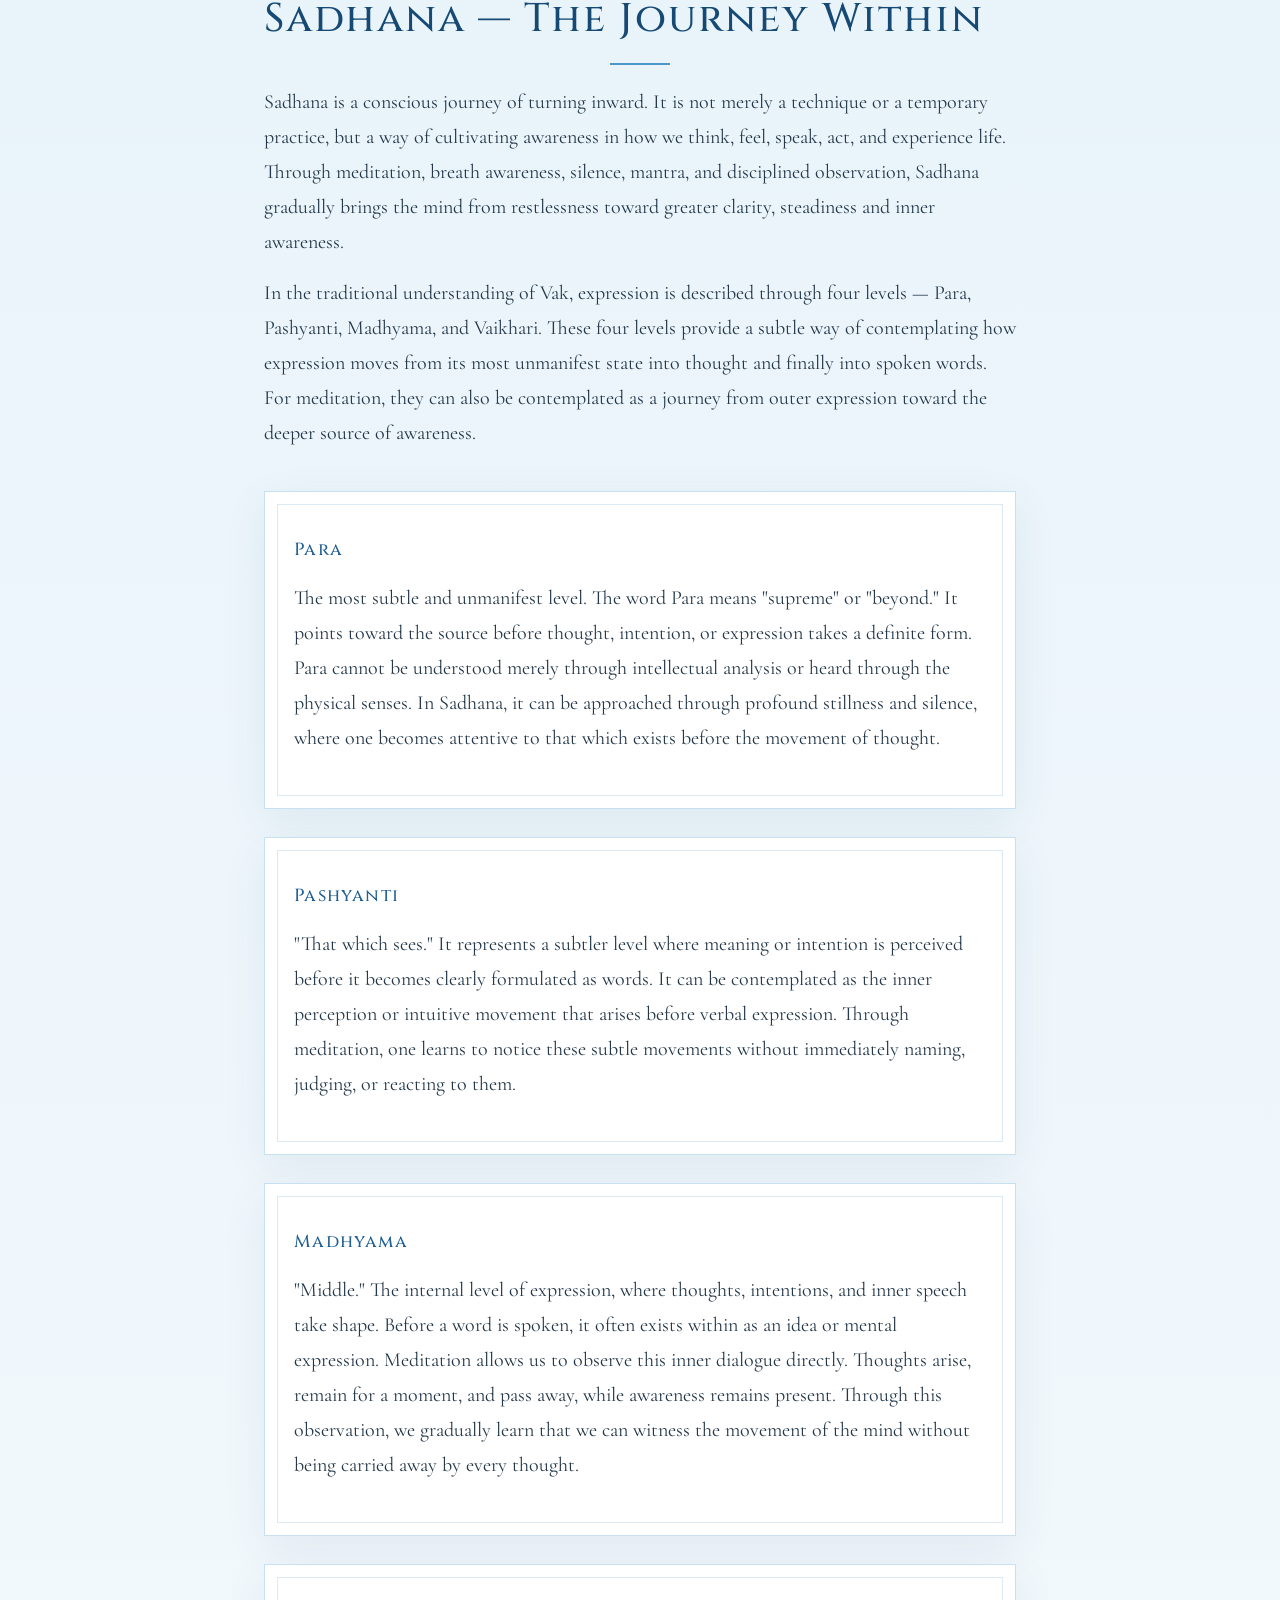
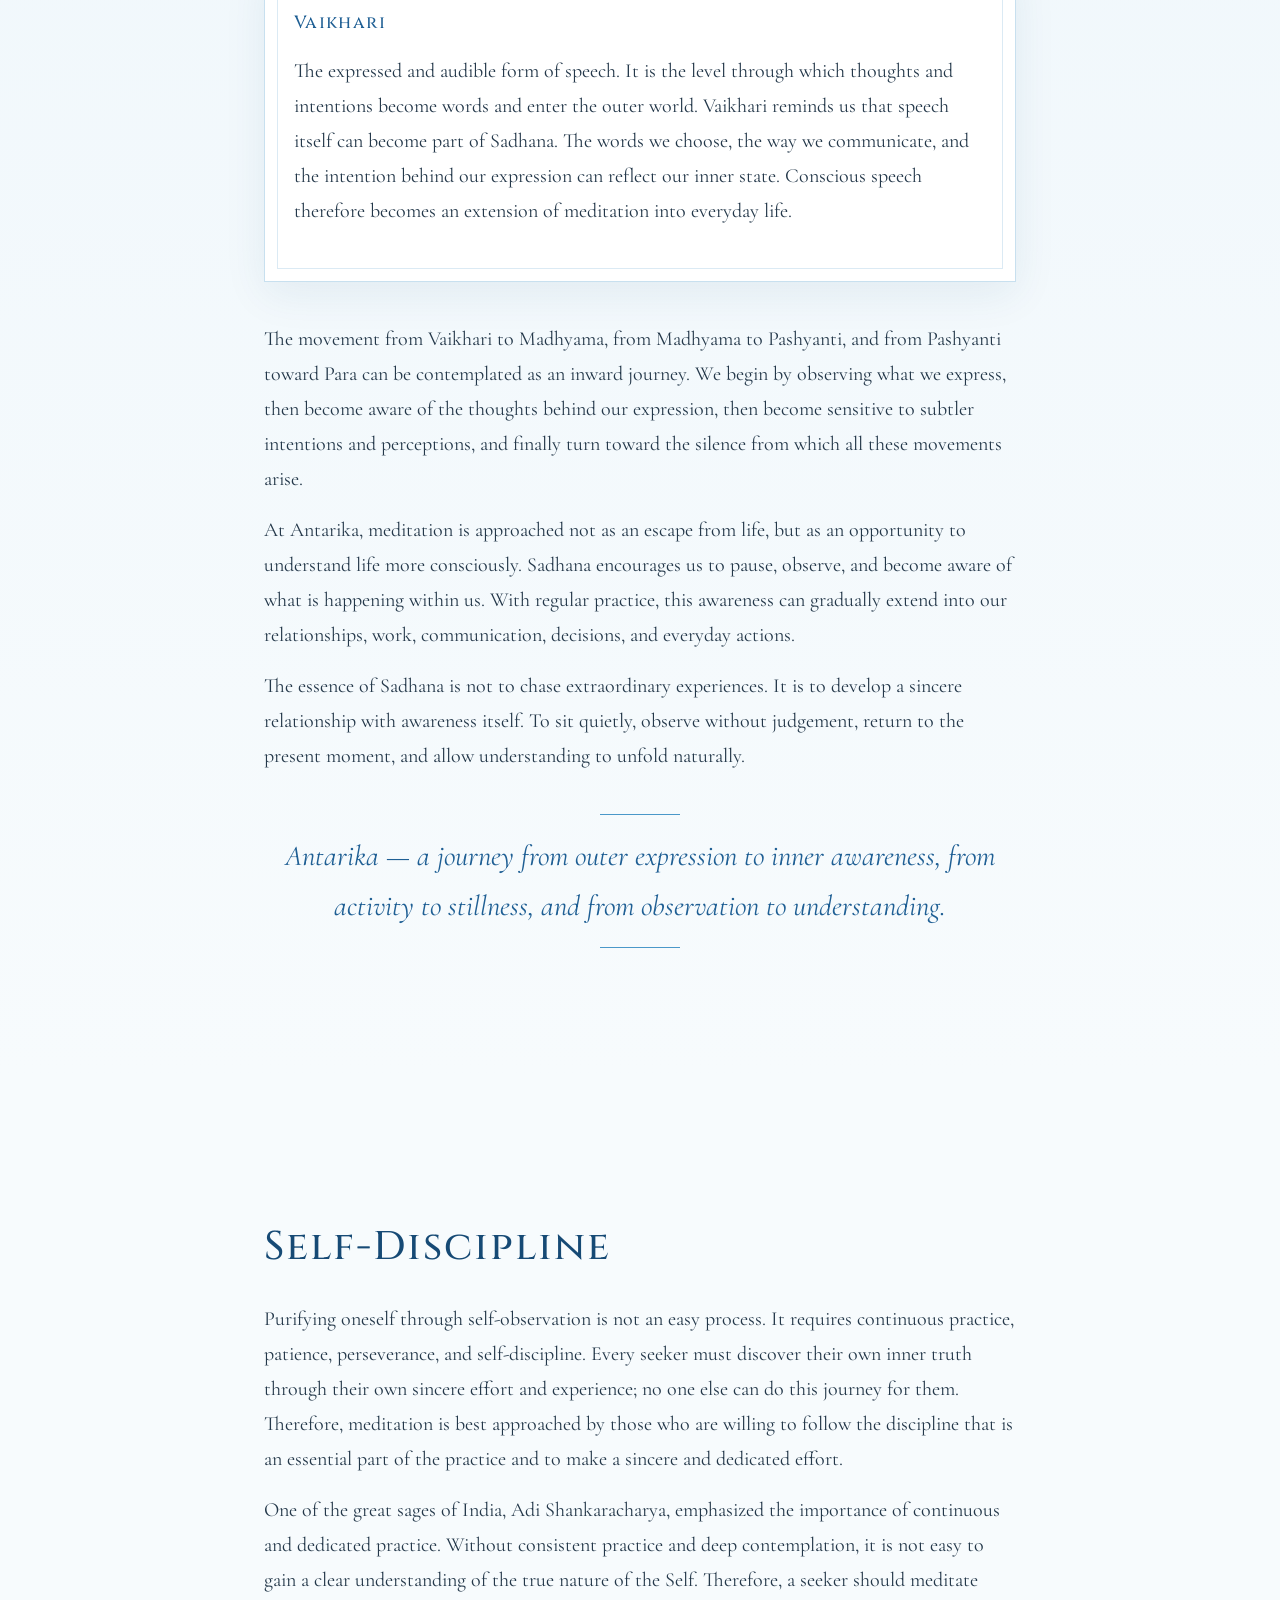
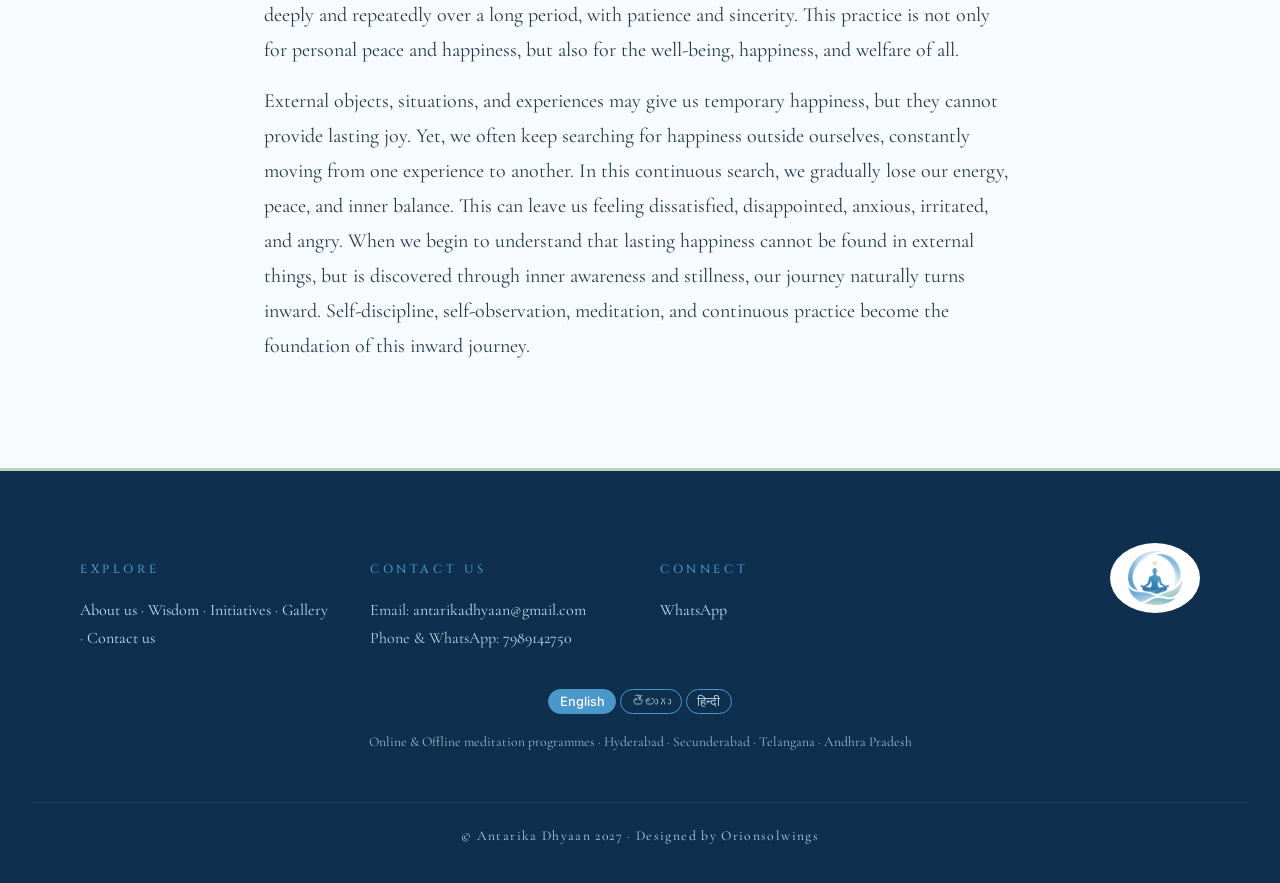
<file: wisdom.html>
<!doctype html><html lang="en"><head><meta charset="utf-8"><meta name="viewport" content="width=device-width,initial-scale=1"><title>Wisdom — Antarika Dhyaan Meditation Teachings</title><meta name="description" content="Teachings and wisdom on meditation, self-observation and inner stillness from Antarika Dhyaan — guided Dhyaan and Sadhana in Telugu, Online &amp; Offline."><link rel="preconnect" href="https://fonts.googleapis.com"><link href="https://fonts.googleapis.com/css2?family=Cinzel:wght@400;500;600&family=Cormorant+Garamond:ital,wght@0,300;0,400;0,500;1,400&family=Inter:wght@300;400;500&display=swap" rel="stylesheet"><link rel="stylesheet" href="style.css"><meta name="keywords" content="meditation, Antarika Dhyaan, mindfulness, Dhyaan, Sadhana, online meditation, offline meditation, meditation classes in Hyderabad, meditation in Secunderabad, meditation Telangana, meditation Andhra Pradesh, Telugu meditation"><meta name="geo.region" content="IN-TG"><meta name="geo.placename" content="Hyderabad"><link rel="canonical" href="https://antarikadhyaan.com/wisdom.html"><meta name="robots" content="index,follow"><meta name="theme-color" content="#ffffff"><meta property="og:type" content="website"><meta property="og:site_name" content="Antarika Dhyaan"><meta property="og:title" content="Wisdom — Antarika Dhyaan Meditation Teachings"><meta property="og:description" content="Teachings and wisdom on meditation, self-observation and inner stillness from Antarika Dhyaan — guided Dhyaan and Sadhana in Telugu, Online &amp; Offline."><meta property="og:url" content="https://antarikadhyaan.com/wisdom.html"><meta property="og:image" content="https://antarikadhyaan.com/logo-full.png"><meta name="twitter:card" content="summary"><link rel="icon" type="image/png" href="logo-mark.png"></head><body class=""><header class="site"><a class="brand" href="index.html"><img class="logo" src="logo-mark.png" alt="Antarika logo"><span>ANTARIKA<small>DHYAAN</small></span></a>
<button class="burger" aria-label="Menu" onclick="document.body.classList.toggle('open')">☰</button>
<nav><a href="index.html">Home</a><div class="dd"><a href="about.html" class="on">Antarika ▾</a><div class="menu"><a href="about.html">About us</a><a href="wisdom.html">Wisdom</a><a href="parichaya.html">Parichaya</a></div></div><a href="initiatives.html">Initiatives</a><a href="gallery.html">Gallery</a><a href="contact.html">Contact us</a></nav>
<a class="btn small" href="contact.html">Book Your Seat</a></header><main><section class="banner"><svg class="mandala" viewBox="0 0 400 400" aria-hidden="true"><g fill="none" stroke="currentColor" stroke-width=".8"><circle cx="200" cy="200" r="195"/><circle cx="200" cy="200" r="170" stroke-dasharray="2 6"/><circle cx="200" cy="200" r="60"/><circle cx="200" cy="200" r="30"/><ellipse cx="200" cy="105" rx="14" ry="60" transform="rotate(0 200 200)"/><ellipse cx="200" cy="105" rx="14" ry="60" transform="rotate(22.5 200 200)"/><ellipse cx="200" cy="105" rx="14" ry="60" transform="rotate(45 200 200)"/><ellipse cx="200" cy="105" rx="14" ry="60" transform="rotate(67.5 200 200)"/><ellipse cx="200" cy="105" rx="14" ry="60" transform="rotate(90 200 200)"/><ellipse cx="200" cy="105" rx="14" ry="60" transform="rotate(112.5 200 200)"/><ellipse cx="200" cy="105" rx="14" ry="60" transform="rotate(135 200 200)"/><ellipse cx="200" cy="105" rx="14" ry="60" transform="rotate(157.5 200 200)"/><ellipse cx="200" cy="105" rx="14" ry="60" transform="rotate(180 200 200)"/><ellipse cx="200" cy="105" rx="14" ry="60" transform="rotate(202.5 200 200)"/><ellipse cx="200" cy="105" rx="14" ry="60" transform="rotate(225 200 200)"/><ellipse cx="200" cy="105" rx="14" ry="60" transform="rotate(247.5 200 200)"/><ellipse cx="200" cy="105" rx="14" ry="60" transform="rotate(270 200 200)"/><ellipse cx="200" cy="105" rx="14" ry="60" transform="rotate(292.5 200 200)"/><ellipse cx="200" cy="105" rx="14" ry="60" transform="rotate(315 200 200)"/><ellipse cx="200" cy="105" rx="14" ry="60" transform="rotate(337.5 200 200)"/><ellipse cx="200" cy="140" rx="9" ry="34" transform="rotate(22.5 200 200)"/><ellipse cx="200" cy="140" rx="9" ry="34" transform="rotate(67.5 200 200)"/><ellipse cx="200" cy="140" rx="9" ry="34" transform="rotate(112.5 200 200)"/><ellipse cx="200" cy="140" rx="9" ry="34" transform="rotate(157.5 200 200)"/><ellipse cx="200" cy="140" rx="9" ry="34" transform="rotate(202.5 200 200)"/><ellipse cx="200" cy="140" rx="9" ry="34" transform="rotate(247.5 200 200)"/><ellipse cx="200" cy="140" rx="9" ry="34" transform="rotate(292.5 200 200)"/><ellipse cx="200" cy="140" rx="9" ry="34" transform="rotate(337.5 200 200)"/></g></svg><div class="stars"></div><div class="binner"><p class="eyebrow">Wisdom</p><h1>Discover Antarika Dhyaan</h1><div class="orn"><i></i><b>✦</b><i></i></div></div></section><section class="wrap narrow"><p>Antarika Dhyaan is a journey from the outer world to the inner self, inviting us to pause, observe, and become aware of what is happening within. It is not about escaping from life, but about understanding life with greater clarity and awareness. Through simple and consistent practice, we learn to observe our thoughts, emotions, and reactions without being carried away by them. As observation deepens, the mind gradually becomes calmer, clearer, and more balanced.</p><p>Dhyaan creates a space between what happens and how we respond, allowing us to live with greater awareness. In stillness, we begin to listen to the subtle silence within and discover a deeper sense of presence. Antarika Dhyaan encourages simplicity, self-understanding, inner balance, and conscious living.</p><p>The journey does not begin somewhere outside; it begins within ourselves. There is no need to force the mind or search for something extraordinary, simply pause, observe, and allow awareness to unfold naturally. With patience and sincerity, stillness becomes a doorway to deeper understanding.</p><p class="mantra">Pause · Observe · Be Still. Antarika</p><p class="center"><em>Discover Antarika. Discover the Silence Within.</em></p></section>
<section class="band"><div class="wrap narrow"><h2>Sadhana — The Journey Within</h2><p>Sadhana is a conscious journey of turning inward. It is not merely a technique or a temporary practice, but a way of cultivating awareness in how we think, feel, speak, act, and experience life. Through meditation, breath awareness, silence, mantra, and disciplined observation, Sadhana gradually brings the mind from restlessness toward greater clarity, steadiness and inner awareness.</p><p>In the traditional understanding of Vak, expression is described through four levels — Para, Pashyanti, Madhyama, and Vaikhari. These four levels provide a subtle way of contemplating how expression moves from its most unmanifest state into thought and finally into spoken words. For meditation, they can also be contemplated as a journey from outer expression toward the deeper source of awareness.</p>
<div class="cards"><div><h3>Para</h3><p>The most subtle and unmanifest level. The word Para means "supreme" or "beyond." It points toward the source before thought, intention, or expression takes a definite form. Para cannot be understood merely through intellectual analysis or heard through the physical senses. In Sadhana, it can be approached through profound stillness and silence, where one becomes attentive to that which exists before the movement of thought.</p></div>
<div><h3>Pashyanti</h3><p>"That which sees." It represents a subtler level where meaning or intention is perceived before it becomes clearly formulated as words. It can be contemplated as the inner perception or intuitive movement that arises before verbal expression. Through meditation, one learns to notice these subtle movements without immediately naming, judging, or reacting to them.</p></div>
<div><h3>Madhyama</h3><p>"Middle." The internal level of expression, where thoughts, intentions, and inner speech take shape. Before a word is spoken, it often exists within as an idea or mental expression. Meditation allows us to observe this inner dialogue directly. Thoughts arise, remain for a moment, and pass away, while awareness remains present. Through this observation, we gradually learn that we can witness the movement of the mind without being carried away by every thought.</p></div>
<div><h3>Vaikhari</h3><p>The expressed and audible form of speech. It is the level through which thoughts and intentions become words and enter the outer world. Vaikhari reminds us that speech itself can become part of Sadhana. The words we choose, the way we communicate, and the intention behind our expression can reflect our inner state. Conscious speech therefore becomes an extension of meditation into everyday life.</p></div></div>
<p>The movement from Vaikhari to Madhyama, from Madhyama to Pashyanti, and from Pashyanti toward Para can be contemplated as an inward journey. We begin by observing what we express, then become aware of the thoughts behind our expression, then become sensitive to subtler intentions and perceptions, and finally turn toward the silence from which all these movements arise.</p><p>At Antarika, meditation is approached not as an escape from life, but as an opportunity to understand life more consciously. Sadhana encourages us to pause, observe, and become aware of what is happening within us. With regular practice, this awareness can gradually extend into our relationships, work, communication, decisions, and everyday actions.</p><p>The essence of Sadhana is not to chase extraordinary experiences. It is to develop a sincere relationship with awareness itself. To sit quietly, observe without judgement, return to the present moment, and allow understanding to unfold naturally.</p><p class="mantra">Antarika — a journey from outer expression to inner awareness, from activity to stillness, and from observation to understanding.</p></div></section>
<section class="wrap narrow"><h2>Self-Discipline</h2><p>Purifying oneself through self-observation is not an easy process. It requires continuous practice, patience, perseverance, and self-discipline. Every seeker must discover their own inner truth through their own sincere effort and experience; no one else can do this journey for them. Therefore, meditation is best approached by those who are willing to follow the discipline that is an essential part of the practice and to make a sincere and dedicated effort.</p><p>One of the great sages of India, Adi Shankaracharya, emphasized the importance of continuous and dedicated practice. Without consistent practice and deep contemplation, it is not easy to gain a clear understanding of the true nature of the Self. Therefore, a seeker should meditate deeply and repeatedly over a long period, with patience and sincerity. This practice is not only for personal peace and happiness, but also for the well-being, happiness, and welfare of all.</p><p>External objects, situations, and experiences may give us temporary happiness, but they cannot provide lasting joy. Yet, we often keep searching for happiness outside ourselves, constantly moving from one experience to another. In this continuous search, we gradually lose our energy, peace, and inner balance. This can leave us feeling dissatisfied, disappointed, anxious, irritated, and angry. When we begin to understand that lasting happiness cannot be found in external things, but is discovered through inner awareness and stillness, our journey naturally turns inward. Self-discipline, self-observation, meditation, and continuous practice become the foundation of this inward journey.</p></section></main><footer><div class="fcols"><div><h4>Explore</h4><p><a href="about.html">About us</a> · <a href="wisdom.html">Wisdom</a> · <a href="initiatives.html">Initiatives</a> · <a href="gallery.html">Gallery</a> · <a href="contact.html">Contact us</a></p></div>
<div><h4>Contact us</h4><p>Email: <a href="mailto:antarikadhyaan@gmail.com">antarikadhyaan@gmail.com</a><br>Phone &amp; WhatsApp: <a href="tel:+917989142750">7989142750</a></p></div>
<div><h4>Connect</h4><p><a href="https://wa.me/917989142750" target="_blank" rel="noopener">WhatsApp</a></p></div>
<div class="flogo"><img class="logo" src="logo-mark.png" alt="Antarika logo"></div></div>
<p class="areas">Online &amp; Offline meditation programmes · Hyderabad · Secunderabad · Telangana · Andhra Pradesh</p><p class="copy">© Antarika Dhyaan 2027 · Designed by Orionsolwings</p></footer><script>const io=new IntersectionObserver(e=>e.forEach(x=>{if(x.isIntersecting){x.target.classList.add("in");io.unobserve(x.target)}}),{threshold:.12});document.querySelectorAll("main section:not(.hero):not(.banner) > *, .wrap > .cards > div, .steps > div, .cards > div").forEach((el,i)=>{el.classList.add("rv");io.observe(el)});addEventListener("scroll",()=>document.body.classList.toggle("scrolled",scrollY>40),{passive:true});</script><script src="i18n.js" defer></script></body></html>
</file>
<file: style.css>
:root{--night:#0e2f4d;--indigo:#164a75;--plum:#2b6ea8;--gold:#4a98c9;--gold2:#bfe0f2;--cream:#f7fbfd;--paper:#e8f3fa;--ink:#24384a;--mute:#5d7487;--line:rgba(74,152,201,.3)}
*{box-sizing:border-box}html{scroll-behavior:smooth}
body{margin:0;font-family:'Cormorant Garamond',Georgia,serif;font-size:20px;line-height:1.75;color:var(--ink);background:var(--cream)}
h1,h2,h3,h4,.eyebrow,.btn,nav,.brand,label,.stage,footer h4{font-family:'Cinzel',Georgia,serif}
h1{font-size:clamp(2.2rem,5.5vw,4.2rem);font-weight:500;letter-spacing:.06em;line-height:1.15;margin:.2em 0 .3em}
h1 em{font-family:'Cormorant Garamond',serif;font-style:italic;font-weight:300;color:var(--gold2);letter-spacing:.02em}
h2{font-size:clamp(1.6rem,3.5vw,2.5rem);font-weight:500;letter-spacing:.05em;margin:1.2em 0 .5em;color:var(--indigo)}
h3{font-size:1.1rem;font-weight:500;letter-spacing:.08em;color:#1f5f94;margin:.4em 0}
a{color:#1f5f94}p{margin:.8em 0}
.wrap{max-width:1120px;margin:0 auto;padding:5.5rem 1.5rem}.narrow{max-width:800px}.center{text-align:center}
.band{background:linear-gradient(180deg,var(--paper),var(--cream))}
.dark{background:radial-gradient(ellipse at 50% 0,var(--plum),var(--night) 70%);color:#e3f0f8;position:relative;overflow:hidden}
.dark h2{color:var(--gold2)}.dark a:not(.btn){color:var(--gold2)}
.eyebrow{text-transform:uppercase;letter-spacing:.35em;font-size:.72rem;color:var(--gold);margin:0}
.lead{font-size:1.45rem;font-weight:300;font-style:italic;color:var(--mute)}.dark .lead{color:#cfe3f0}
.note{background:#fff;padding:1.2rem 1.5rem;border:1px solid var(--line);border-left:4px solid var(--gold);text-align:left;box-shadow:0 10px 30px rgba(22,74,117,.08)}
.mantra{text-align:center;font-size:1.8rem;font-style:italic;color:#1f5f94;margin:2.5rem 0;position:relative}
.mantra:before,.mantra:after{content:"";display:block;width:80px;height:1px;background:var(--gold);margin:1rem auto}
.orn{display:flex;align-items:center;justify-content:center;gap:1rem;color:var(--gold);margin:1.2rem 0}.orn i{width:90px;height:1px;background:linear-gradient(90deg,transparent,var(--gold),transparent)}.orn b{font-weight:400}
/* header */
header.site{position:fixed;top:0;left:0;right:0;z-index:20;display:flex;align-items:center;gap:2rem;padding:1.2rem 2.5rem;background:linear-gradient(rgba(14,47,77,.85),transparent);transition:.3s}
body.scrolled header.site{background:rgba(14,47,77,.96);padding:.7rem 2.5rem;box-shadow:0 4px 30px rgba(0,0,0,.3);border-bottom:1px solid var(--line)}
.brand{display:flex;align-items:center;gap:.7rem;text-decoration:none;color:var(--gold2);letter-spacing:.3em;font-size:1rem;line-height:1.1}.brand small{display:block;font-size:.55rem;letter-spacing:.5em;color:var(--gold)}
.logo{width:40px;height:40px;color:var(--gold)}
header nav{display:flex;gap:2.2rem;margin-left:auto;font-size:.78rem}
header nav a{color:#e3f0f8;text-decoration:none;letter-spacing:.18em;text-transform:uppercase;padding:.3rem 0;position:relative}
header nav>a:after,.dd>a:after{content:"";position:absolute;left:0;bottom:0;width:0;height:1px;background:var(--gold);transition:.3s}
header nav a:hover:after,header nav a.on:after{width:100%}header nav a:hover,header nav a.on{color:var(--gold2)}
.dd{position:relative}.dd .menu{display:none;position:absolute;top:100%;left:-1.2rem;background:rgba(14,47,77,.97);border:1px solid var(--line);padding:.8rem 1.4rem;min-width:180px}
.dd:hover .menu{display:block}.dd .menu a{display:block;padding:.45rem 0}
.burger{display:none;margin-left:auto;background:none;border:0;font-size:1.7rem;cursor:pointer;color:var(--gold)}
.btn{display:inline-block;background:linear-gradient(135deg,var(--gold2),var(--gold) 55%,#2b6ea8);color:var(--night)!important;padding:1rem 2.4rem;text-decoration:none;letter-spacing:.2em;text-transform:uppercase;font-size:.75rem;font-weight:600;border:0;cursor:pointer;margin-top:1.2rem;border-radius:2px;box-shadow:0 8px 25px rgba(74,152,201,.3);transition:.3s}
.btn:hover{transform:translateY(-3px);box-shadow:0 14px 35px rgba(74,152,201,.5)}.btn.small{padding:.7rem 1.4rem;margin:0;font-size:.65rem}
.btn.ghost{background:transparent;color:#1f5f94!important;border:1px solid var(--gold);box-shadow:none}.btn.ghost:hover{background:var(--gold);color:var(--night)!important}
.btn.light{background:transparent;color:var(--gold2)!important;border:1px solid var(--gold2);box-shadow:none}.btn.light:hover{background:var(--gold2);color:var(--night)!important}
/* hero + banner */
.hero,.banner{position:relative;overflow:hidden;color:#ffffff;text-align:center;background:radial-gradient(ellipse at 50% 70%,#2b6ea8 0,var(--indigo) 40%,var(--night) 85%)}
.hero{min-height:100vh;display:flex;align-items:center;justify-content:center}
.banner{padding:11rem 1.5rem 5rem}
.mandala{position:absolute;left:50%;top:50%;width:min(900px,140vw);margin:calc(min(900px,140vw)/-2) 0 0 calc(min(900px,140vw)/-2);color:var(--gold);opacity:.22;animation:spin 140s linear infinite}
.hero .mandala{top:46%;z-index:1}.hero .sun,.hero .water{z-index:0}.hero .sil{z-index:2}.hero .inner{z-index:3}.banner .mandala{width:640px;margin:-320px 0 0 -320px;opacity:.18}
@keyframes spin{to{transform:rotate(360deg)}}
.stars{position:absolute;inset:0;background-image:radial-gradient(1.5px 1.5px at 12% 20%,#fff,transparent),radial-gradient(1px 1px at 30% 70%,#fff9,transparent),radial-gradient(1.5px 1.5px at 55% 12%,#fff,transparent),radial-gradient(1px 1px at 72% 35%,#fff9,transparent),radial-gradient(1.5px 1.5px at 88% 62%,#fff,transparent),radial-gradient(1px 1px at 20% 45%,#fff8,transparent),radial-gradient(1px 1px at 92% 15%,#fff,transparent),radial-gradient(1px 1px at 45% 85%,#fff8,transparent),radial-gradient(1.5px 1.5px at 8% 82%,#fff9,transparent);animation:tw 5s ease-in-out infinite alternate}
@keyframes tw{from{opacity:.4}to{opacity:1}}
.sun{position:absolute;left:50%;top:60%;width:520px;height:520px;margin-left:-260px;border-radius:50%;background:radial-gradient(circle,#ffe2a0 0,#f0a64a 22%,rgba(217,120,60,.35) 45%,transparent 68%);animation:pulse 7s ease-in-out infinite alternate}
@keyframes pulse{from{transform:scale(.92);opacity:.8}to{transform:scale(1.08);opacity:1}}
.water{position:absolute;inset:70% 0 0;background:linear-gradient(transparent,#0e2f4dcc 85%),repeating-linear-gradient(#0000 0 12px,#f3d58a22 12px 13px);}
.sil{position:absolute;left:50%;bottom:20%;width:170px;margin-left:-85px;fill:var(--night);filter:drop-shadow(0 0 25px rgba(243,213,138,.5))}
.hero .inner{position:relative;padding:6rem 1.5rem 12rem;max-width:900px;animation:rise 1.4s ease both}
@keyframes rise{from{opacity:0;transform:translateY(30px)}to{opacity:1;transform:none}}
.hero .eyebrow{color:var(--gold2)}.hero .lead{color:#e6d8b8;letter-spacing:.1em}
.binner{position:relative;max-width:850px;margin:0 auto;animation:rise 1s ease both}.banner h1{color:var(--gold2)}
/* sections */
.steps,.cards{display:grid;gap:1.8rem;margin:2.5rem 0}.steps{grid-template-columns:repeat(auto-fit,minmax(220px,1fr))}
.steps>div,.cards>div{position:relative;background:#fff;padding:2.2rem 1.8rem;border:1px solid var(--line);text-align:left;box-shadow:0 12px 40px rgba(22,74,117,.08);transition:.4s}
.steps>div:before,.cards>div:before{content:"";position:absolute;left:12px;top:12px;right:12px;bottom:12px;border:1px solid rgba(74,152,201,.2);pointer-events:none}
.steps>div:hover,.cards>div:hover{transform:translateY(-8px);box-shadow:0 22px 50px rgba(22,74,117,.18);border-color:var(--gold)}
.steps span,.cards span{font-family:'Cinzel',serif;font-size:2.6rem;font-weight:400;background:linear-gradient(135deg,var(--gold2),#2b6ea8);-webkit-background-clip:text;background-clip:text;color:transparent}
.steps span{display:block}
.cards.three{grid-template-columns:repeat(auto-fit,minmax(280px,1fr))}
.stage{display:block;font-size:.7rem!important;letter-spacing:.25em;text-transform:uppercase;color:var(--gold)!important;background:none!important;-webkit-text-fill-color:currentColor;font-weight:500!important}
.sub{color:var(--mute);font-style:italic;margin-top:0}.sched{font-size:.95rem;color:#1f5f94;border-top:1px solid var(--line);padding-top:.8rem}
.facts{list-style:none;padding:0;text-align:left;max-width:560px;margin:2rem auto;background:#fff;border:1px solid var(--line);box-shadow:0 12px 40px rgba(22,74,117,.08)}
.facts li{padding:.8rem 1.4rem;border-bottom:1px solid rgba(74,152,201,.2)}.facts li:last-child{border:0}
.facts b{display:inline-block;min-width:120px;font-family:'Cinzel',serif;font-size:.7rem;text-transform:uppercase;letter-spacing:.15em;color:var(--gold)}
.dark h2:after,.band>.wrap>h2:after{content:"";display:block;width:60px;height:2px;background:var(--gold);margin:.6rem auto 0}
.dark .wrap{padding:6rem 1.5rem}
/* form */
form{margin-top:2.5rem;display:grid;gap:1.3rem;background:#fff;padding:2.5rem;border:1px solid var(--line);box-shadow:0 20px 60px rgba(22,74,117,.12)}
label{display:grid;gap:.4rem;font-size:.7rem;letter-spacing:.2em;text-transform:uppercase;color:#1f5f94}
input,select{font:inherit;font-size:1.1rem;padding:.8rem 1rem;border:1px solid #cfe0ec;background:var(--cream);color:var(--ink);transition:.3s}
input:focus,select:focus{outline:0;border-color:var(--gold);box-shadow:0 0 0 3px rgba(74,152,201,.25)}
/* footer */
footer{background:var(--night);color:#b9d3e4;padding:4.5rem 2rem 1.5rem;font-size:1rem;border-top:2px solid var(--gold)}
footer a{color:var(--gold2);text-decoration:none}footer a:hover{text-decoration:underline}footer h4{color:var(--gold);letter-spacing:.3em;text-transform:uppercase;font-weight:500;font-size:.75rem}
.fcols{max-width:1120px;margin:0 auto;display:grid;grid-template-columns:repeat(auto-fit,minmax(210px,1fr));gap:2.5rem}
.flogo{text-align:right}.flogo .logo{width:70px;height:70px}
.copy{text-align:center;margin-top:3rem;border-top:1px solid rgba(74,152,201,.2);padding-top:1.3rem;font-size:.85rem;letter-spacing:.1em}
/* reveal */
.rv{opacity:0;transform:translateY(28px);transition:opacity .9s ease,transform .9s ease}.rv.in{opacity:1;transform:none}
.steps>div.rv:nth-child(2),.cards>div.rv:nth-child(2){transition-delay:.12s}.steps>div.rv:nth-child(3),.cards>div.rv:nth-child(3){transition-delay:.24s}.steps>div.rv:nth-child(4){transition-delay:.36s}
@media(prefers-reduced-motion:reduce){.rv{opacity:1;transform:none;transition:none}.mandala,.sun,.stars{animation:none}}
@media(max-width:900px){
 body{font-size:18px}header.site,body.scrolled header.site{flex-wrap:wrap;padding:.8rem 1.2rem}.burger{display:block}
 header nav,header .btn.small{display:none;width:100%}
 body.open header.site{background:rgba(14,47,77,.98)}
 body.open header nav{display:flex;flex-direction:column;gap:.7rem;margin:0;padding:1rem 0}body.open header .btn.small{display:inline-block;width:auto}
 .dd .menu{display:block;position:static;border:0;padding:0 0 0 1rem;background:none}
 .flogo{text-align:left}.wrap{padding:4rem 1.2rem}.sun{width:360px;height:360px;margin-left:-180px}.banner{padding:9rem 1.2rem 3.5rem}
}

/* logo-colour theme overrides */
header.site,body.scrolled header.site{background:rgba(255,255,255,.96);box-shadow:0 2px 24px rgba(22,74,117,.12);padding:.7rem 2.5rem;border-bottom:1px solid var(--line)}
header nav a{color:var(--indigo)}header nav a:hover,header nav a.on{color:#2b6ea8}
.brand{color:#1f5f94}.brand small{color:#4a98c9}.logo{width:46px;height:auto;max-height:46px;object-fit:contain}
.dd .menu{background:#fff}
.btn{color:#fff!important;background:linear-gradient(135deg,#5aa8d6,#2b6ea8 60%,#1f5f94);box-shadow:0 8px 25px rgba(43,110,168,.35)}
.btn.ghost{color:#1f5f94!important;background:transparent}.btn.ghost:hover{background:#2b6ea8;color:#fff!important}
.btn.light{color:#fff!important}.btn.light:hover{background:#fff;color:#164a75!important}
.hero{background:radial-gradient(ellipse at 50% 55%,#ffffff 0,#e3f1fa 45%,#bcdcf0 100%);color:var(--indigo)}
.hero .mandala{color:#4a98c9;opacity:.2}.hero .stars{display:none}
.hero .sun{background:radial-gradient(circle,#f3e6c4 0,rgba(232,217,180,.6) 30%,transparent 65%);top:52%}
.hero .water{background:linear-gradient(transparent,rgba(169,209,232,.55) 40%,rgba(180,214,196,.75)),repeating-linear-gradient(#0000 0 12px,#ffffff66 12px 13px)}
.hero .eyebrow{color:#2b6ea8}.hero h1{color:#1f5f94}.hero h1 em{color:#4a98c9}.hero .lead{color:#5d7487}
.hero-logo{position:relative;width:170px;height:auto;margin-bottom:.5rem;filter:drop-shadow(0 10px 25px rgba(43,110,168,.3))}
.hero .inner{padding:9rem 1.5rem 11rem}
.hero .btn{color:#fff!important}
.banner{background:radial-gradient(ellipse at 50% 80%,#2b6ea8 0,#164a75 45%,#0e2f4d 90%)}
.banner .eyebrow,.banner h1{color:#fff}.banner .orn{color:#bfe0f2}
.dark{background:radial-gradient(ellipse at 50% 0,#2b6ea8,#0e2f4d 75%)}
.sched{color:#1f5f94}
.note{border-left-color:#b4d6c4}
.flogo .logo{width:90px;max-height:90px;background:#fff;border-radius:50%;padding:8px}
footer{border-top:3px solid #b4d6c4}
.steps span,.cards span{background:linear-gradient(135deg,#7dbbe0,#1f5f94);-webkit-background-clip:text;background-clip:text}
@media(max-width:900px){header.site,body.scrolled header.site{padding:.6rem 1.2rem}body.open header.site{background:#fff}.hero-logo{width:130px}.hero .inner{padding-top:7rem}}

/* hero layout fix */
.hero{padding-top:84px}
.hero .mandala{width:min(720px,120vw);margin:0;left:50%;top:50%;transform:translate(-50%,-50%);animation:none}
.hero .mandala g{transform-origin:200px 200px;animation:spin 140s linear infinite}
.hero .sun{top:50%;margin-top:-260px}
.hero .inner{padding:3rem 1.5rem 8rem}
.hero-logo{display:block;margin:0 auto .8rem}
.banner .mandala{animation:none;left:50%;top:50%;margin:0;transform:translate(-50%,-50%)}
.banner .mandala g{transform-origin:200px 200px;animation:spin 140s linear infinite}

.gal{margin:2rem auto;max-width:520px}.gal img{width:100%;height:auto;border-radius:12px;box-shadow:0 10px 30px rgba(22,74,117,.15)}.gal figcaption{text-align:center;margin-top:.8rem;color:#5d7487}.areas{text-align:center;font-size:.85rem;opacity:.85;margin:1rem 0 .3rem}
.gal{width:100%;max-width:320px;margin:2rem auto;padding:0;box-sizing:border-box}.gal a{display:block}.gal img{display:block;width:100%;max-width:100%;height:auto;box-sizing:border-box}
@media(max-width:480px){.gal{max-width:260px}}
.lang{display:inline-flex;gap:.25rem;align-items:center;flex-wrap:wrap}
.lang button{background:transparent;border:1px solid var(--gold);color:var(--gold2);padding:.25rem .65rem;border-radius:999px;font:500 .8rem/1.2 'Inter',system-ui,sans-serif;cursor:pointer;letter-spacing:0;text-transform:none}
.lang button:hover{background:rgba(74,152,201,.2)}
.lang button[aria-pressed="true"]{background:var(--gold);color:#fff;border-color:var(--gold)}
header.site .lang.top{order:0}
footer .lang.foot{display:flex;justify-content:center;margin:1.5rem auto .5rem;width:100%}
footer .lang.foot button{color:#b9d3e4}
footer .lang.foot button[aria-pressed="true"]{color:#fff}
body:not(.scrolled) header.site .lang button{color:#e3f0f8}
@media(max-width:900px){header.site .lang.top{order:1;margin-left:auto}header.site .burger{order:2;margin-left:.6rem}header.site nav{order:3}header.site .btn.small{order:4}}
html[lang="te"] body,html[lang="te"] h1,html[lang="te"] h2,html[lang="te"] h3,html[lang="te"] h4,html[lang="te"] p,html[lang="te"] nav,html[lang="te"] a,html[lang="te"] label,html[lang="te"] .stage,html[lang="te"] li,html[lang="te"] em,html[lang="te"] strong,html[lang="te"] .eyebrow,html[lang="te"] .btn,html[lang="te"] input,html[lang="te"] select,html[lang="te"] button{font-family:'Noto Sans Telugu','Inter',sans-serif;letter-spacing:normal;text-transform:none}
html[lang="hi"] body,html[lang="hi"] h1,html[lang="hi"] h2,html[lang="hi"] h3,html[lang="hi"] h4,html[lang="hi"] p,html[lang="hi"] nav,html[lang="hi"] a,html[lang="hi"] label,html[lang="hi"] .stage,html[lang="hi"] li,html[lang="hi"] em,html[lang="hi"] strong,html[lang="hi"] .eyebrow,html[lang="hi"] .btn,html[lang="hi"] input,html[lang="hi"] select,html[lang="hi"] button{font-family:'Noto Sans Devanagari','Inter',sans-serif;letter-spacing:normal;text-transform:none}
html[lang="te"] .lang button,html[lang="hi"] .lang button{font-size:.8rem}
</file>
